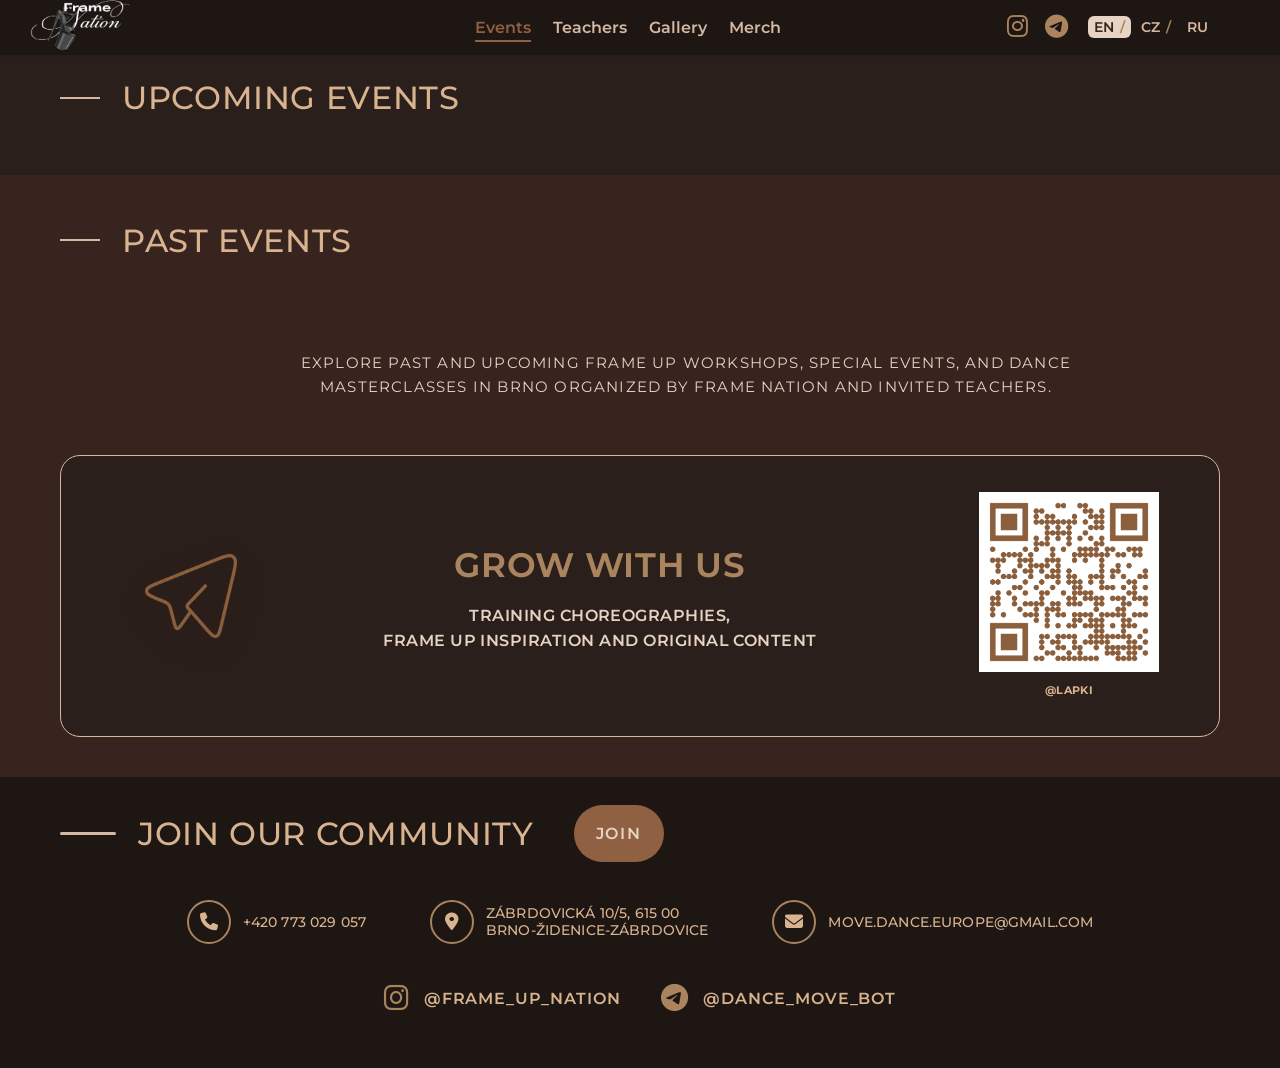
<file: events.html>
<!DOCTYPE html>
<html lang="ru">
<head>
  <meta charset="utf-8"/>
  <meta name="viewport" content="width=device-width, initial-scale=1.0"/>

<title>Events & Masterclasses | Frame Nation</title>
<meta name="description" content="Explore upcoming Frame Nation events, workshops and masterclasses in Brno and Central Europe focused on Frame Up, Strip and community growth.">

<link rel="canonical" href="https://framenation.cz/events.html">

<meta name="robots" content="index, follow, max-image-preview:large, max-snippet:-1, max-video-preview:-1">

<link rel="icon" href="/favicon.ico" sizes="any">
<link rel="icon" type="image/png" href="/favicon.PNG">
<link rel="apple-touch-icon" href="/favicon.PNG">

<meta property="og:type" content="website">
<meta property="og:title" content="Events & Masterclasses | Frame Nation">
<meta property="og:description" content="Explore upcoming Frame Nation events, workshops and masterclasses in Brno and Central Europe focused on Frame Up, Strip and community growth.">
<meta property="og:url" content="https://framenation.cz/events.html">
<meta property="og:image" content="https://framenation.cz/images/frame_nation_og.PNG">
<meta property="og:site_name" content="Frame Nation">

<meta name="twitter:card" content="summary_large_image">
<meta name="twitter:title" content="Events & Masterclasses | Frame Nation">
<meta name="twitter:description" content="Explore upcoming Frame Nation events, workshops and masterclasses in Brno and Central Europe focused on Frame Up, Strip and community growth.">
<meta name="twitter:image" content="https://framenation.cz/images/frame_nation_og.PNG">

  <link rel="stylesheet" href="base.css">
  <link rel="stylesheet" href="index.css">
  <link rel="stylesheet" href="events.css"/>
  <!-- <link rel="stylesheet" href="index.css"> -->

  <link rel="preconnect" href="https://fonts.googleapis.com"/>
  <link rel="preconnect" href="https://fonts.gstatic.com" crossorigin/>
  <link href="https://fonts.googleapis.com/css2?family=Montserrat:wght@400;500;600;700;800&display=swap" rel="stylesheet"/>
  <link rel="stylesheet" href="https://cdnjs.cloudflare.com/ajax/libs/font-awesome/6.4.0/css/all.min.css"/>

 <link rel="stylesheet" href="99-overrides.css"/>

  <script defer src="i18n.js"></script>
  <script defer src="script.js"></script>

  
</head>

<body class="directions-page">
  <!-- HEADER -->
  <div data-include="partials/header.html"></div>

  <!-- NAV -->
   
  <main class="directions-list">

    <!-- NAV (должен быть внутри main, первым) -->
    <!-- <section class="секция-навигация-направлений">
      <div class="контейнер">
        <div class="кнопки-направлений">
          <a class="кнопка-направления" href="#girly-hip-hop" data-i18n="dir.name.girly"></a>
          <a class="кнопка-направления" href="#jazz-funk" data-i18n="dir.name.jazz"></a>
          <a class="кнопка-направления" href="#contemporary" data-i18n="dir.name.contemporary"></a>
          <a class="кнопка-направления" href="#frame-up" data-i18n="dir.name.frame"></a>
          <a class="кнопка-направления" href="#high-heels" data-i18n="dir.name.heels"></a>
          <a class="кнопка-направления" href="#mobility" data-i18n="dir.name.mobility"></a>
          <a class="кнопка-направления" href="#morning-flow" data-i18n="dir.name.morning"></a>
          <a class="кнопка-направления" href="#kids" data-i18n="dir.name.kids"></a>
        </div>
      </div>
    </section> -->

<section class="секция-события-страница">

  <div class="контейнер">

    <div class="заголовок-секции">
      <span class="линия-секции"></span>
      <h2 class="название-секции" data-i18n="events.upcoming"></h2>
    </div>

    <div class="events-list upcoming-events"></div>

  </div>

</section>


<section class="секция-прошедшие-события">

  <div class="контейнер">

    <div class="заголовок-секции">
      <span class="линия-секции"></span>
      <h2 class="название-секции" data-i18n="events.past"></h2>
    </div>

    <div class="events-list past-events"></div>

  </div>

</section>
<p class="подзаголовок-секции" data-i18n="events.page_intro_upcoming">
  Explore past and upcoming Frame Up workshops, special events, and dance masterclasses in Brno organized by Frame Nation and invited teachers.
</p>


  <!-- TELEGRAM (розовый) -->
  <div data-include="partials/telegram.html"></div>

  <!-- FOOTER (розовый) -->
  <div data-include="partials/footer.html"></div>
  </main>
</body>
</html>
</file>
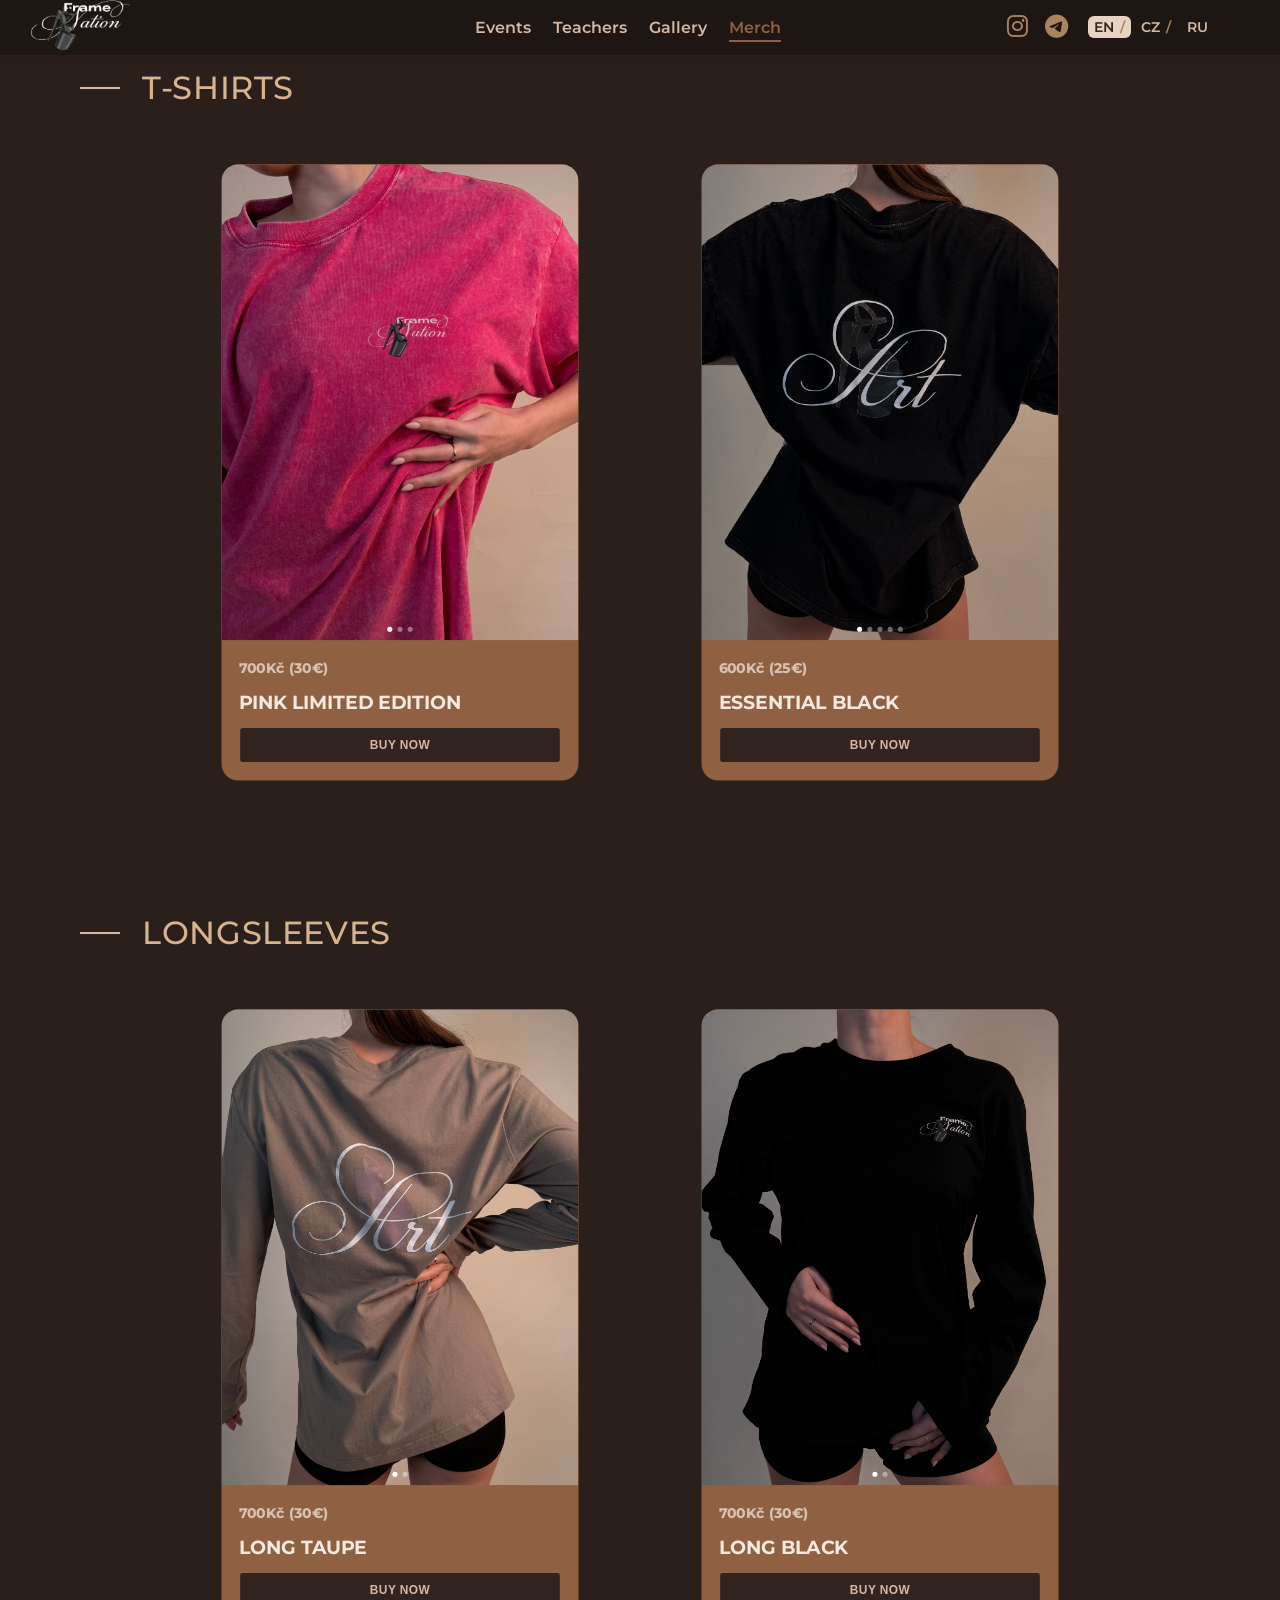
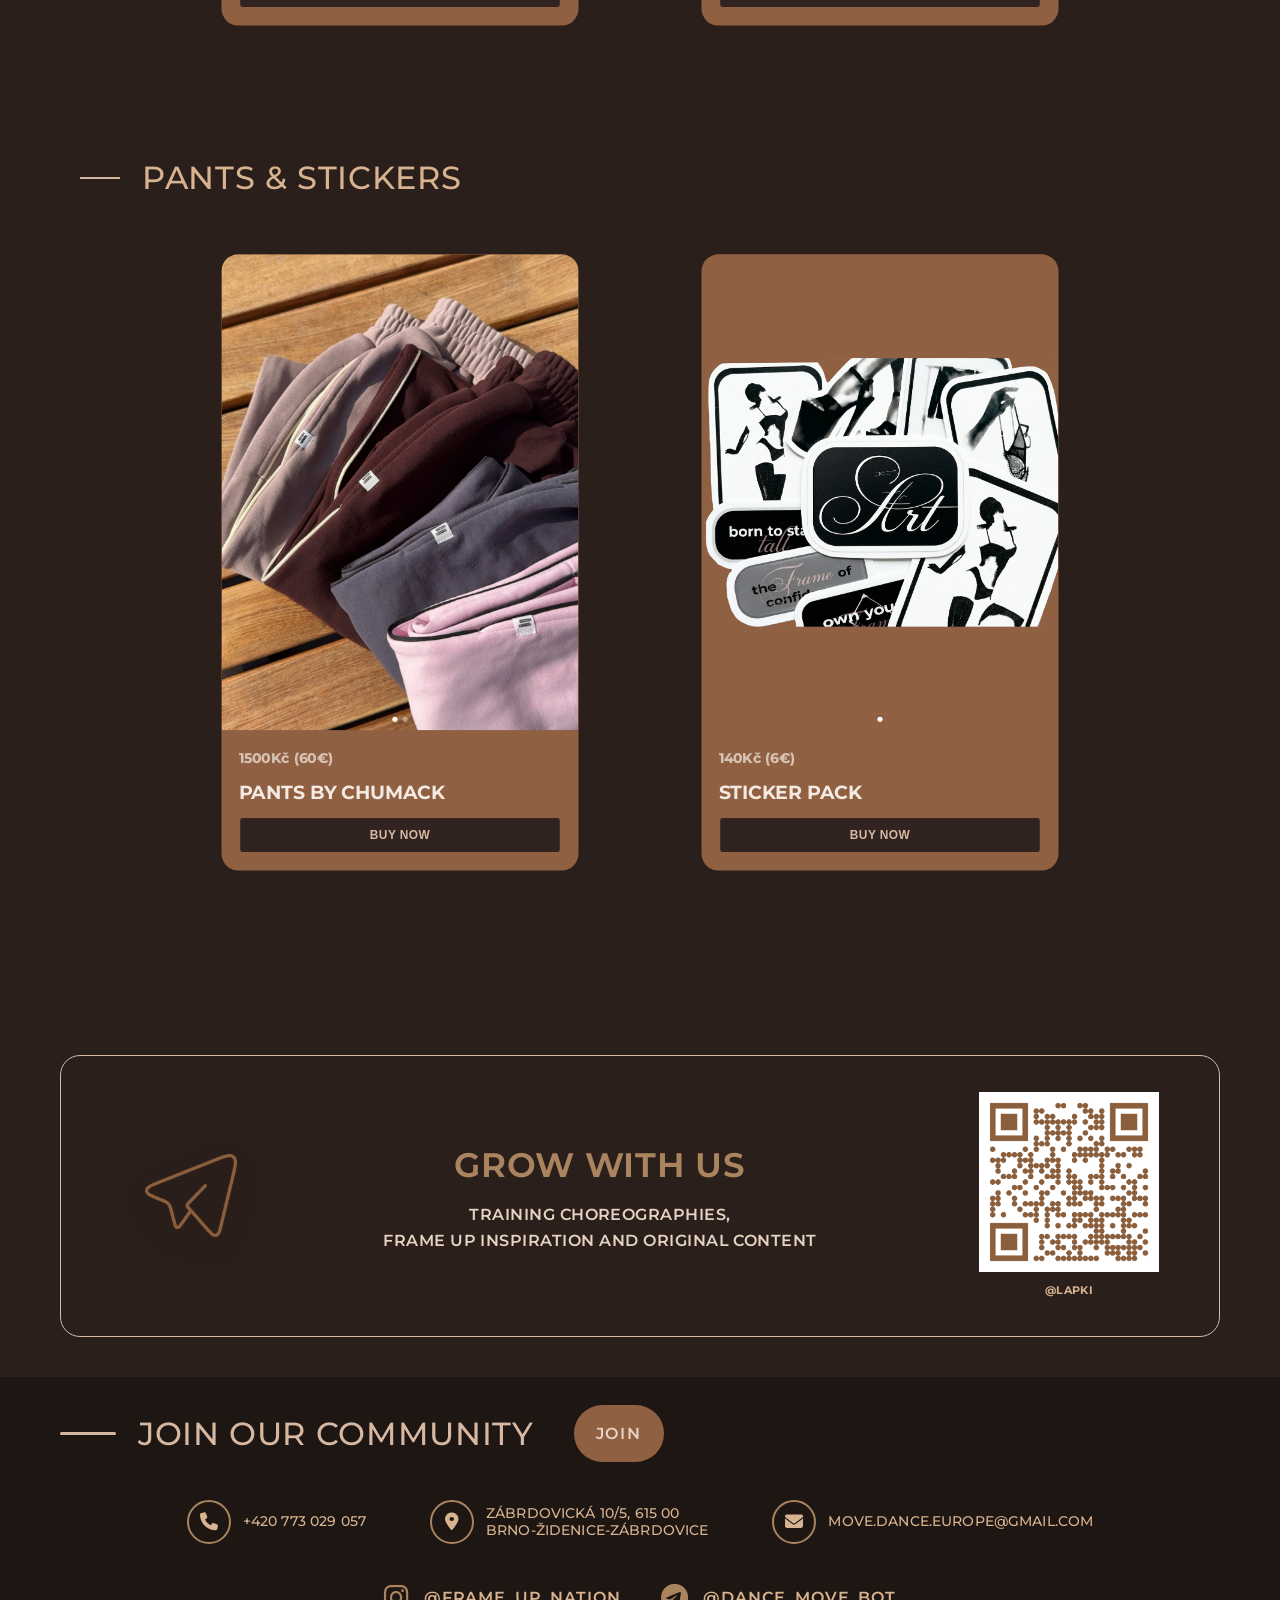
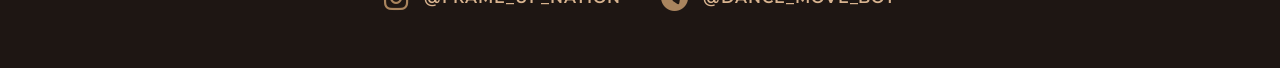
<file: merch.html>
<!DOCTYPE html>
<html lang="ru">
<head>
  <meta charset="UTF-8">
  <meta name="viewport" content="width=device-width, initial-scale=1.0">

<title>Merch | Frame Nation</title>
<meta name="description" content="Explore Frame Nation merch and branded items inspired by the Frame Up community, classes and events in Brno and Central Europe.">

<link rel="canonical" href="https://framenation.cz/merch.html">

<meta name="robots" content="index, follow, max-image-preview:large, max-snippet:-1, max-video-preview:-1">

<link rel="icon" href="/favicon.ico" sizes="any">
<link rel="icon" type="image/png" href="/favicon.PNG">
<link rel="apple-touch-icon" href="/favicon.PNG">

<meta property="og:type" content="website">
<meta property="og:title" content="Merch | Frame Nation">
<meta property="og:description" content="Explore Frame Nation merch and branded items inspired by the Frame Up community, classes and events in Brno and Central Europe.">
<meta property="og:url" content="https://framenation.cz/merch.html">
<meta property="og:image" content="https://framenation.cz/images/frame_nation_og.PNG">
<meta property="og:site_name" content="Frame Nation">

<meta name="twitter:card" content="summary_large_image">
<meta name="twitter:title" content="Merch | Frame Nation">
<meta name="twitter:description" content="Explore Frame Nation merch and branded items inspired by the Frame Up community, classes and events in Brno and Central Europe.">
<meta name="twitter:image" content="https://framenation.cz/images/frame_nation_og.PNG">

  <link rel="stylesheet" href="base.css">
  <link rel="stylesheet" href="index.css">
  <link rel="stylesheet" href="merch.css">
  <link rel="stylesheet" href="99-overrides.css">

  <link rel="preconnect" href="https://fonts.googleapis.com">
  <link rel="preconnect" href="https://fonts.gstatic.com" crossorigin>
  <link href="https://fonts.googleapis.com/css2?family=Montserrat:wght@400;500;600;700;800&display=swap" rel="stylesheet">
  <link rel="stylesheet" href="https://cdnjs.cloudflare.com/ajax/libs/font-awesome/6.4.0/css/all.min.css">

  <script src="i18n.js" defer></script>
  <script src="script.js" defer></script>
</head>

<body>
  <div data-include="partials/header.html"></div>

  <main class="страница">
    <!-- <section class="секция-страницы">
      <div class="контейнер">

        <div class="заголовок-секции">
          <span class="линия-секции"></span>
          <h1 class="название-секции" data-i18n="section.merch">ЧТО ГОВОРЯТ О НАС</h1>
        </div>

        <div class="merch-page">
          <div class="page-actions">
            <a class="кнопка кнопка-контурная" href="#leave-review" data-i18n="merch.leave">Оставить отзыв</a>
          </div>

          <section class="секция-мерча"> -->

  <div class="контейнер">

<section class="секция-мерча">
      <div class="контейнер">

        <!-- ================= T-SHIRTS ================= -->
        <div class="заголовок-секции">
          <span class="линия-секции"></span>
          <h2 class="название-секции">T-SHIRTS</h2>
        </div>

        <div class="слайдер-мерча">

          <!-- <button class="кнопка-слайдера предыдущий">
            <i class="fas fa-chevron-left"></i>
          </button> -->

          <div class="сетка-мерча">

            <div class="карточка-мерча">
              <div class="мерч-слайдер">
                <div class="мерч-track">
                  <img src="images/pink_0.jpg">
                  <img src="images/pink_1.jpg">
                  <img src="images/pink_2.jpg">
                </div>
              </div>

              <div class="инфо-мерча">
                <span class="дата-мерча">700Kč (30€)</span>
                  <h3 class="заголовок-мерча" data-i18n="merch.pink.title">PINK LIMITED EDITION</h3>
                  <button class="кнопка кнопка-контурная" data-i18n="merch.buy_now">BUY NOW</button>
              </div>
            </div>

            <div class="карточка-мерча">
              <div class="мерч-слайдер">
                <div class="мерч-track">
                  <img src="images/black_0.jpg">
                  <img src="images/black_1.jpg">
                  <img src="images/black_2.jpg">
                  <img src="images/black_3.jpg">
                  <img src="images/black_4.jpg">
                </div>
              </div>

              <div class="инфо-мерча">
              <span class="дата-мерча">600Kč (25€)</span>
                  <h3 class="заголовок-мерча" data-i18n="merch.black.title">ESSENTIAL BLACK</h3>
                  <button class="кнопка кнопка-контурная" data-i18n="merch.buy_now">BUY NOW</button>
              </div>
            </div>

          </div>

          <!-- <button class="кнопка-слайдера следующий">
            <i class="fas fa-chevron-right"></i>
          </button> -->

        </div>

        <!-- ================= LONGSLEEVES ================= -->
        <div class="заголовок-секции">
          <span class="линия-секции"></span>
          <h2 class="название-секции">LONGSLEEVES</h2>
        </div>

        <div class="слайдер-мерча">

          <!-- <button class="кнопка-слайдера предыдущий">
            <i class="fas fa-chevron-left"></i>
          </button> -->

          <div class="сетка-мерча">

            <div class="карточка-мерча">
              <div class="мерч-слайдер">
                <div class="мерч-track">
                  <img src="images/taupe_0.jpg">
                  <img src="images/taupe_1.jpg">
                </div>
              </div>

              <div class="инфо-мерча">
                <span class="дата-мерча">700Kč (30€)</span>
                <h3 class="заголовок-мерча" data-i18n="merch.long_taupe.title">LONG TAUPE</h3>
                <button class="кнопка кнопка-контурная" data-i18n="merch.buy_now">BUY NOW</button>
              </div>
            </div>

            <div class="карточка-мерча">
              <div class="мерч-слайдер">
                <div class="мерч-track">
                  <img src="images/long_black1.jpg">
                  <img src="images/long_black0.jpg">
                  <!-- <img src="images/long_black2.jpg"> -->
                </div>
              </div>

              <div class="инфо-мерча">
                <span class="дата-мерча">700Kč (30€)</span>
                        <h3 class="заголовок-мерча" data-i18n="merch.long_black.title">LONG BLACK</h3>
                        <button class="кнопка кнопка-контурная" data-i18n="merch.buy_now">BUY NOW</button>
              </div>
            </div>

          </div>

          <!-- <button class="кнопка-слайдера следующий">
            <i class="fas fa-chevron-right"></i>
          </button> -->

        </div>

        <!-- ================= PANTS ================= -->
        <div class="заголовок-секции">
          <span class="линия-секции"></span>
          <h2 class="название-секции">PANTS & STICKERS</h2>
        </div>

        <div class="слайдер-мерча">

          <!-- <button class="кнопка-слайдера предыдущий">
            <i class="fas fa-chevron-left"></i>
          </button> -->

          <div class="сетка-мерча">

            <div class="карточка-мерча">
              <div class="мерч-слайдер">
                <div class="мерч-track">
                  <img src="images/chumak_pants_0.jpg">
                  <img src="images/chumak_pants_1.jpg">
                </div>
              </div>

              <div class="инфо-мерча">
                  <span class="дата-мерча">1500Kč (60€)</span>
                  <h3 class="заголовок-мерча" data-i18n="merch.pants.title">PANTS BY CHUMACK</h3>
                  <button class="кнопка кнопка-контурная" data-i18n="merch.buy_now">BUY NOW</button>
              </div>
            </div>

            <div class="карточка-мерча">
              <div class="мерч-слайдер">
                <div class="мерч-track мерч-track--stiker">
                  <img src="images/stiker_0.png">
                  <!-- <img src="images/stiker_1.png">
                  <img src="images/stiker_2.png">
                  <img src="images/stiker_3.png">
                  <img src="images/stiker_4.png">
                  <img src="images/stiker_5.png">
                  <img src="images/stiker_6.png">
                  <img src="images/stiker_7.png">
                  <img src="images/stiker_8.png">
                  <img src="images/stiker_9.png"> -->
                </div>
              </div>

              <div class="инфо-мерча">
                  <span class="дата-мерча"> 140Kč (6€)</span>
                  <h3 class="заголовок-мерча" data-i18n="merch.stickers.title">STICKER PACK</h3>
                  <button class="кнопка кнопка-контурная" data-i18n="merch.buy_now">BUY NOW</button>
              </div>
            </div>

          </div>

          <!-- <button class="кнопка-слайдера следующий">
            <i class="fas fa-chevron-right"></i>
          </button> -->

        </div>

      </div>
    </section>


  </main>

  <div data-include="partials/telegram.html"></div>
  <div data-include="partials/footer.html"></div>

  <!-- POPUPS -->
  <!-- <div class="popup-overlay" id="popupSuccess" aria-hidden="true">
    <div class="popup-card" role="dialog" aria-modal="true" aria-labelledby="popupTitle" aria-describedby="popupText">
      <button class="popup-close" type="button" aria-label="Close" data-popup-close>×</button>

      <div class="popup-content">
        <div class="popup-left">
          <h3 class="popup-title" id="popupTitle" data-i18n="popup.success.title">СПАСИБО ЗА ВАШЕ СООБЩЕНИЕ</h3>
          <p class="popup-text" id="popupText" data-i18n="popup.success.text">В ближайшее время мы вам ответим</p>
        </div> -->

        <!-- <div class="popup-right" aria-hidden="true">
          <img class="popup-logo" src="images/move.png" alt="">
        </div> -->
      <!-- </div>
    </div>
  </div>

  <div class="popup-overlay" id="popupError" aria-hidden="true">
    <div class="popup-card" role="dialog" aria-modal="true" aria-labelledby="popupErrTitle" aria-describedby="popupErrText">
      <button class="popup-close" type="button" aria-label="Close" data-popup-close>×</button>

      <div class="popup-content">
        <div class="popup-left">
          <h3 class="popup-title" id="popupErrTitle" data-i18n="popup.error.title">ОШИБКА ОТПРАВКИ</h3>
          <p class="popup-text" id="popupErrText" data-i18n="popup.error.text">Попробуйте ещё раз или напишите нам в Instagram/Telegram</p>
        </div> -->

        <!-- <div class="popup-right" aria-hidden="true">
          <img class="popup-logo" src="images/move.png" alt="">
        </div> -->
      <!-- </div>
    </div>
  </div> -->

</body>
</html>
</file>
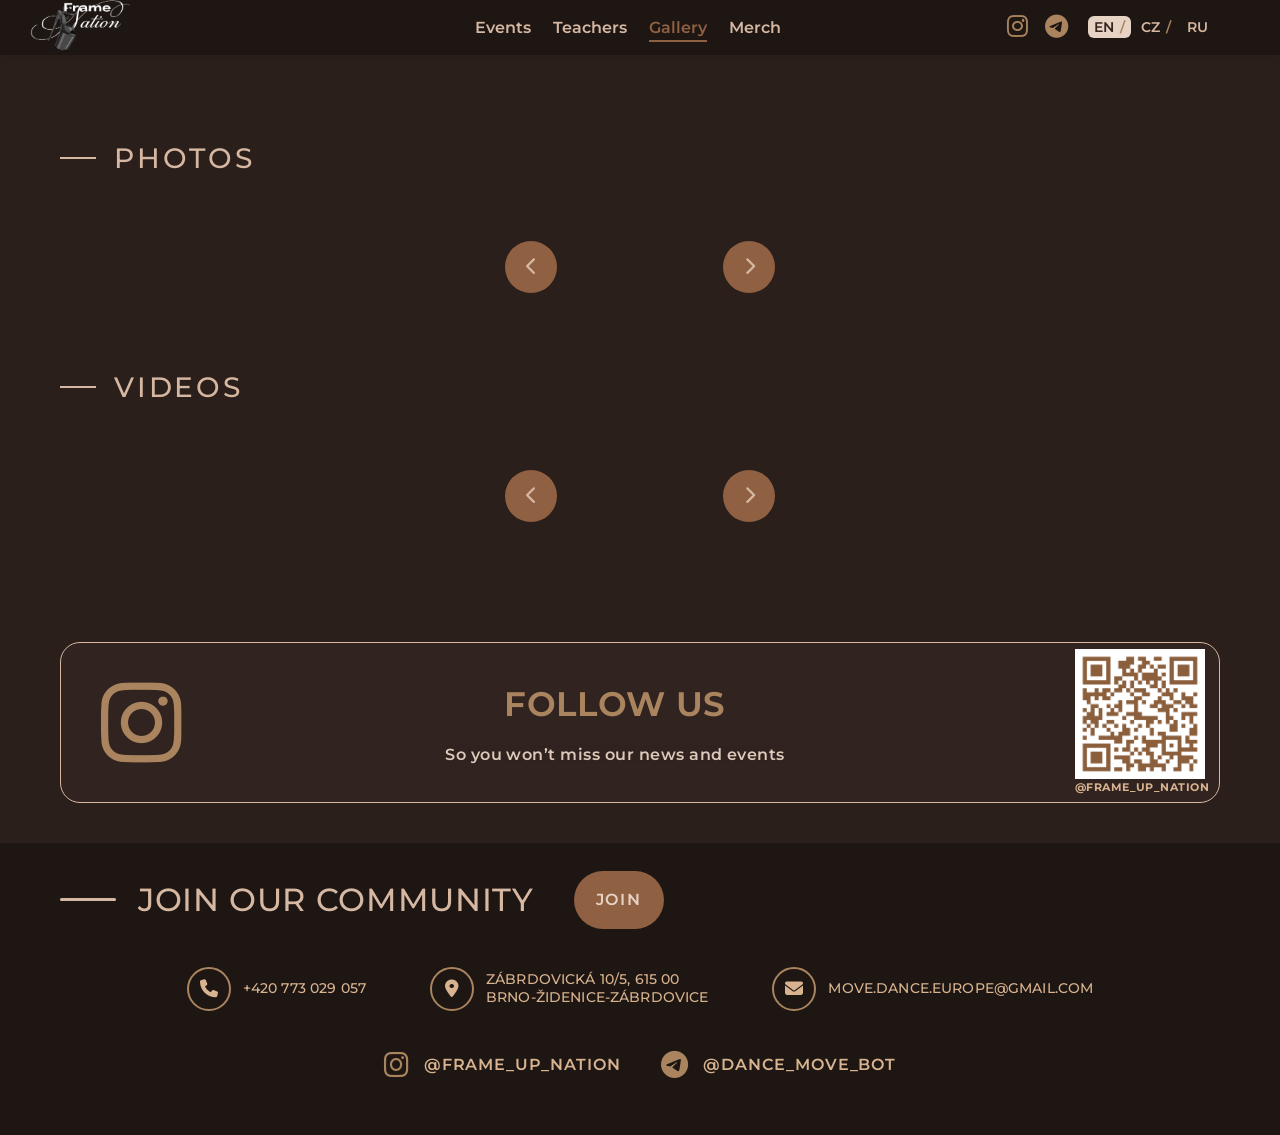
<file: portfolio.html>
<!DOCTYPE html>
<html lang="ru">
<head>
  <meta charset="UTF-8">
  <meta name="viewport" content="width=device-width, initial-scale=1.0">

<title>Portfolio | Frame Nation</title>
<meta name="description" content="Watch Frame Nation photo and video portfolio featuring classes, performances, workshops and the Frame Up community in Brno.">

<link rel="canonical" href="https://framenation.cz/portfolio.html">

<meta name="robots" content="index, follow, max-image-preview:large, max-snippet:-1, max-video-preview:-1">

<link rel="icon" href="/favicon.ico" sizes="any">
<link rel="icon" type="image/png" href="/favicon.PNG">
<link rel="apple-touch-icon" href="/favicon.PNG">

<meta property="og:type" content="website">
<meta property="og:title" content="Portfolio | Frame Nation">
<meta property="og:description" content="Watch Frame Nation photo and video portfolio featuring classes, performances, workshops and the Frame Up community in Brno.">
<meta property="og:url" content="https://framenation.cz/portfolio.html">
<meta property="og:image" content="https://framenation.cz/images/frame_nation_og.PNG">
<meta property="og:site_name" content="Frame Nation">

<meta name="twitter:card" content="summary_large_image">
<meta name="twitter:title" content="Portfolio | Frame Nation">
<meta name="twitter:description" content="Watch Frame Nation photo and video portfolio featuring classes, performances, workshops and the Frame Up community in Brno.">
<meta name="twitter:image" content="https://framenation.cz/images/frame_nation_og.PNG">

  <link rel="stylesheet" href="base.css">
  <link rel="stylesheet" href="index.css">
  <link rel="stylesheet" href="portfolio.css">
  <link rel="stylesheet" href="99-overrides.css">

  <link rel="preconnect" href="https://fonts.googleapis.com">
  <link rel="preconnect" href="https://fonts.gstatic.com" crossorigin>
  <link href="https://fonts.googleapis.com/css2?family=Montserrat:wght@400;500;600;700;800&display=swap" rel="stylesheet">
  <link rel="stylesheet" href="https://cdnjs.cloudflare.com/ajax/libs/font-awesome/6.4.0/css/all.min.css">

  <script src="i18n.js" defer></script>
  <script src="script.js" defer></script>
</head>

<body>
  <!-- HEADER -->
  <div data-include="partials/header.html"></div>

  <main class="страница">
    <section class="секция-страницы">
      <div class="контейнер">

        <div class="portfolio-page">

          <!-- ====== PHOTO ====== -->
          <div class="portfolio-heading">
            <span class="portfolio-line"></span>
            <h2 class="portfolio-subhead" data-i18n="portfolio.photo_h2"></h2>
          </div>

          <div class="portfolio-carousel" data-carousel aria-label="" data-i18n-aria="portfolio.photo_carousel_aria">
            <div class="portfolio-viewport">
              <div class="portfolio-track js-portfolio-photo-track">
                <!-- JS inserts photo items here -->
              </div>
            </div>

            <div class="portfolio-controls">
              <button class="portfolio-nav portfolio-nav--prev" type="button" aria-label="" data-i18n-aria="a11y.prev">
                <i class="fas fa-chevron-left" aria-hidden="true"></i>
              </button>

              <div class="portfolio-dots" aria-label="" data-i18n-aria="portfolio.dots_aria"></div>

              <button class="portfolio-nav portfolio-nav--next" type="button" aria-label="" data-i18n-aria="a11y.next">
                <i class="fas fa-chevron-right" aria-hidden="true"></i>
              </button>
            </div>
          </div>

          <!-- ====== VIDEO ====== -->
          <div class="portfolio-heading portfolio-heading--spaced">
            <span class="portfolio-line"></span>
            <h2 class="portfolio-subhead" data-i18n="portfolio.video_h2"></h2>
          </div>

          <div class="portfolio-carousel" data-carousel aria-label="" data-i18n-aria="portfolio.video_carousel_aria">
            <div class="portfolio-viewport">
              <div class="portfolio-track js-portfolio-video-track">
                <!-- JS inserts video items here -->
              </div>
            </div>

            <div class="portfolio-controls">
              <button class="portfolio-nav portfolio-nav--prev" type="button" aria-label="" data-i18n-aria="a11y.prev">
                <i class="fas fa-chevron-left" aria-hidden="true"></i>
              </button>

              <div class="portfolio-dots" aria-label="" data-i18n-aria="portfolio.dots_aria"></div>

              <button class="portfolio-nav portfolio-nav--next" type="button" aria-label="" data-i18n-aria="a11y.next">
                <i class="fas fa-chevron-right" aria-hidden="true"></i>
              </button>
            </div>
          </div>

        </div>

      </div>
    </section>
  </main>

  <!-- INSTAGRAM -->
  <div data-include="partials/instagram.html"></div>

  <!-- FOOTER -->
  <div data-include="partials/footer.html"></div>

  <!-- VIDEO MODAL -->
  <div class="video-modal" id="videoModal" aria-hidden="true">
    <div class="video-modal__backdrop" data-video-close></div>
    <div class="video-modal__dialog" role="dialog" aria-modal="true">
      <button class="video-modal__close" type="button" data-video-close aria-label="Close">×</button>
      <div class="video-modal__frame" id="videoModalFrame"></div>
    </div>
  </div>

</body>
</html>
</file>
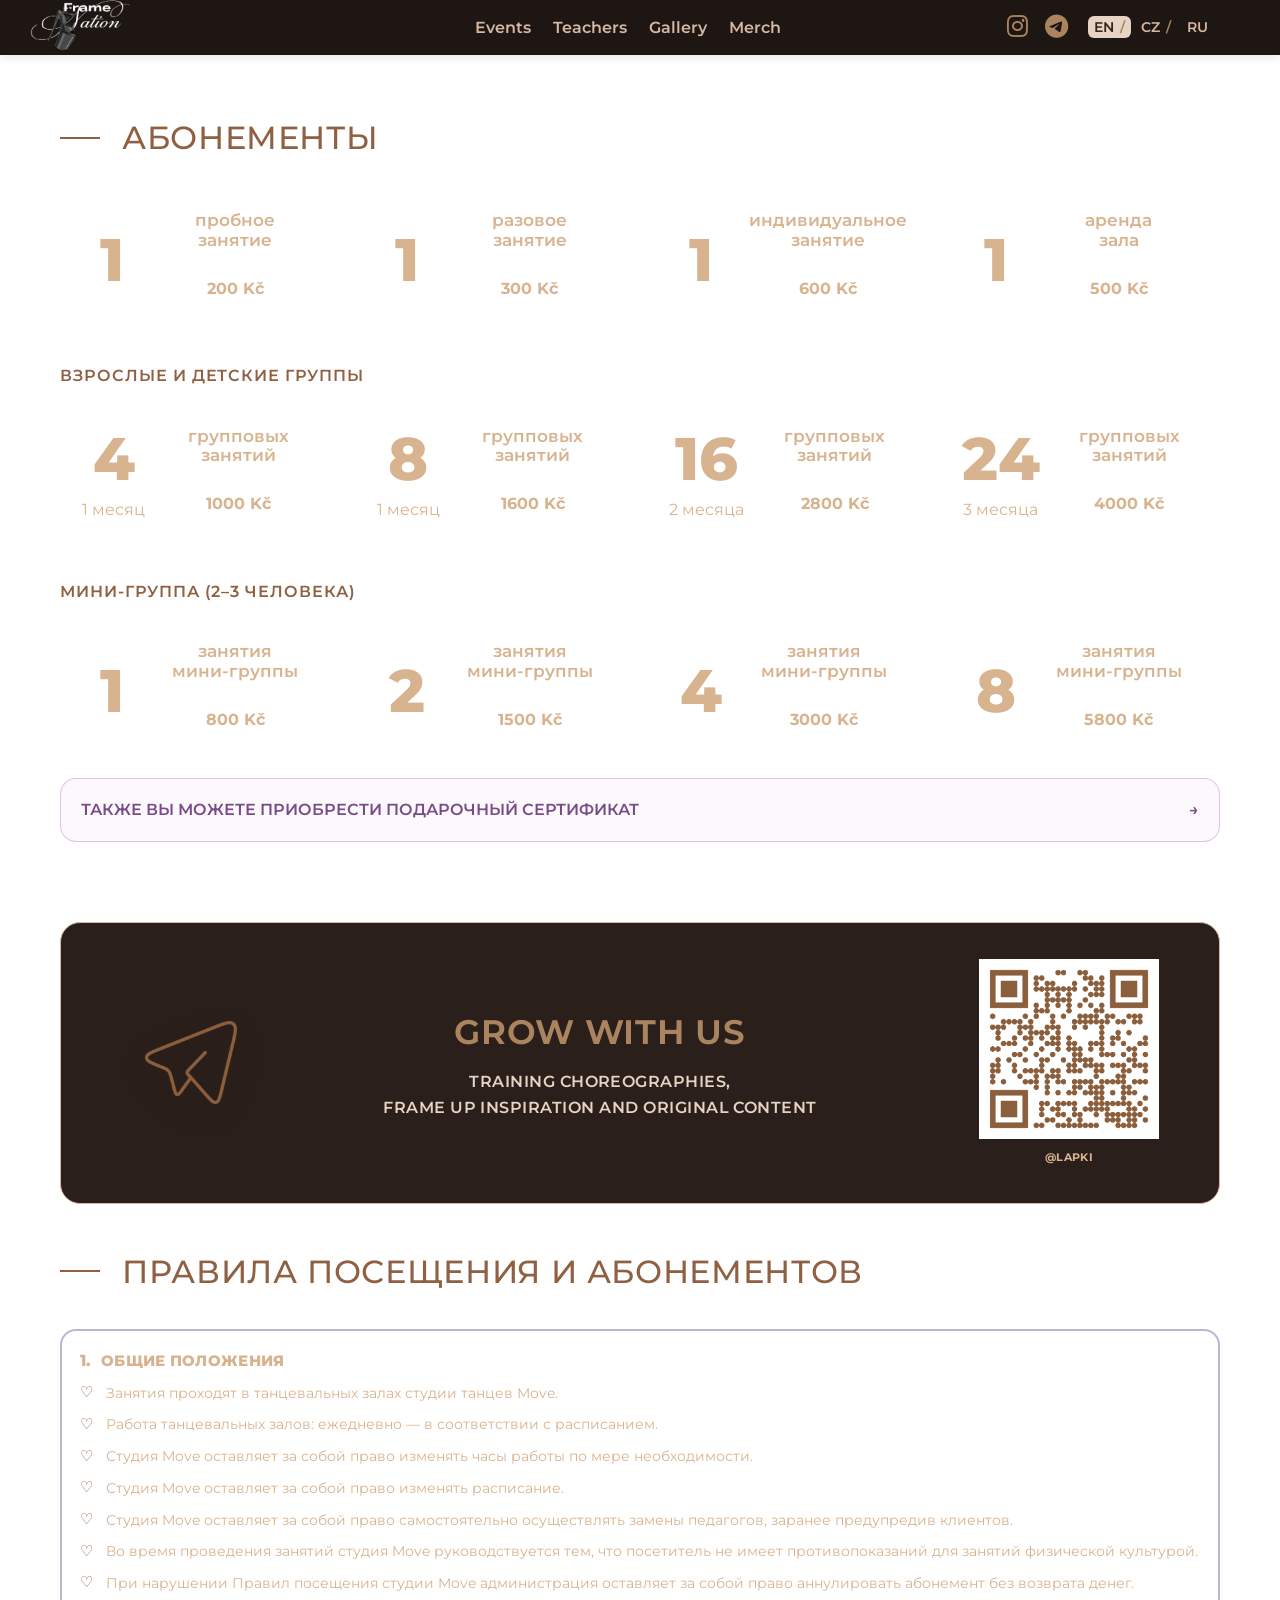
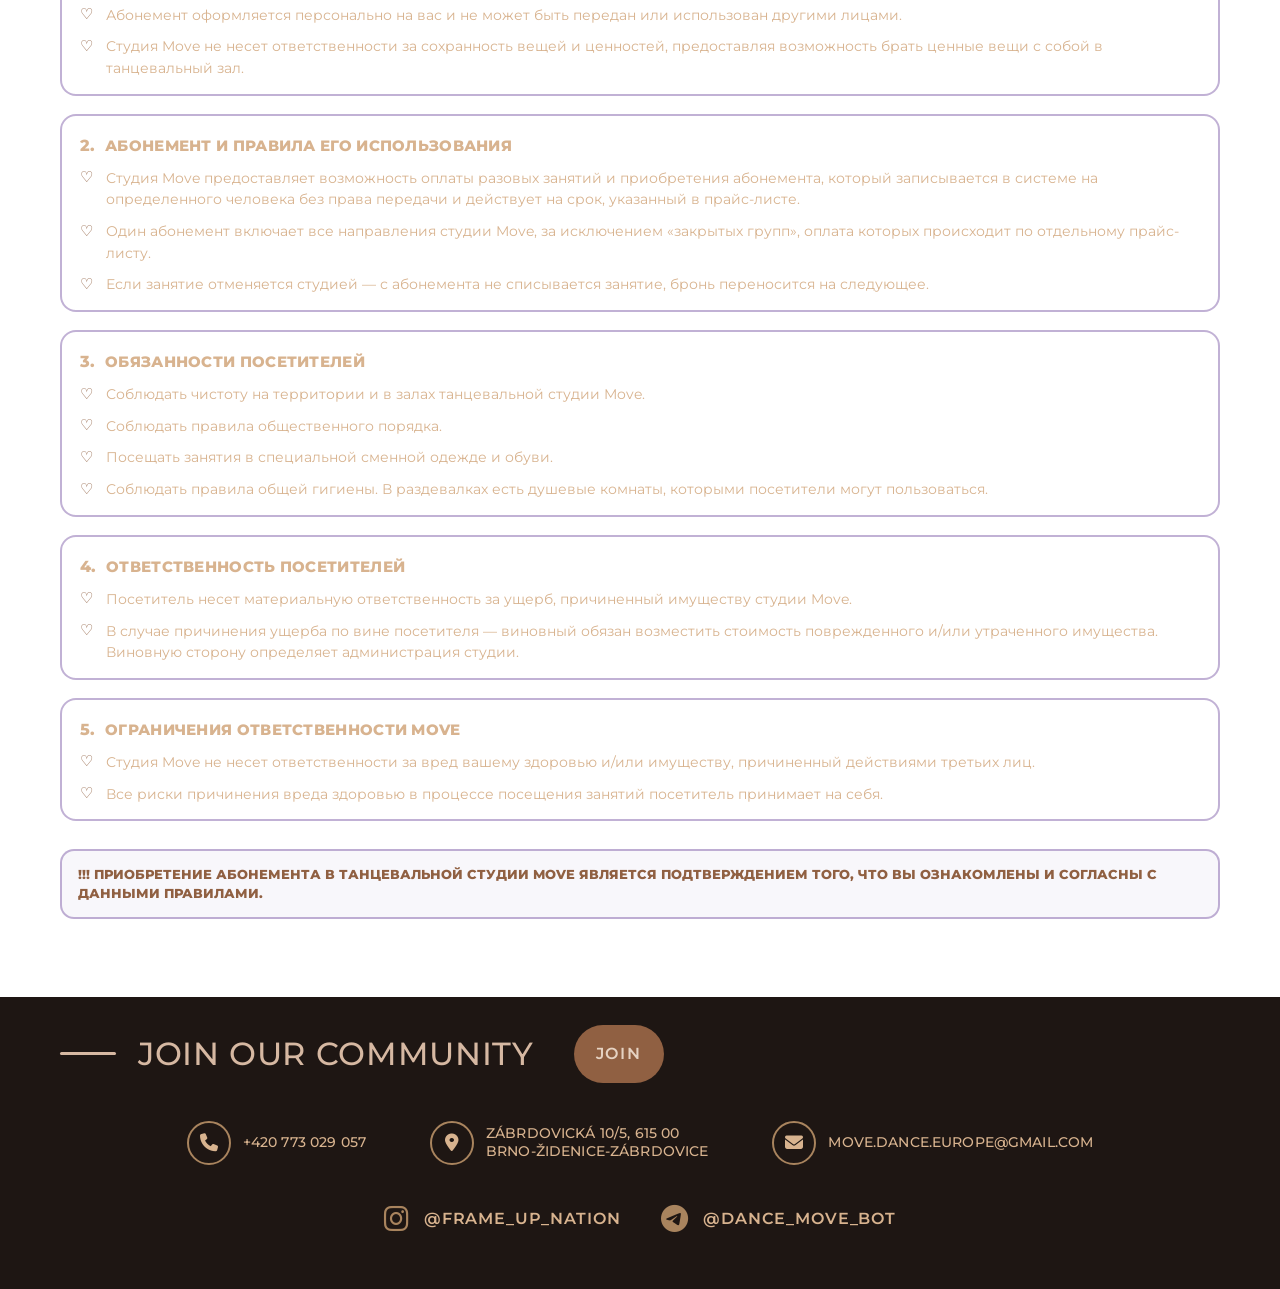
<file: prices.html>
<!DOCTYPE html>
<html lang="ru">
<head>
  <meta charset="UTF-8">
  <meta name="viewport" content="width=device-width, initial-scale=1.0">
  
  <title>Prices | Frame Nation Brno</title>
<meta name="description" content="View Frame Nation prices in Brno for trial classes, single entries, memberships and private classes in Frame Up, Strip and related dance training.">

<link rel="canonical" href="https://framenation.cz/prices.html">

<meta name="robots" content="index, follow, max-image-preview:large, max-snippet:-1, max-video-preview:-1">

<link rel="icon" href="/favicon.ico" sizes="any">
<link rel="icon" type="image/png" href="/favicon.PNG">
<link rel="apple-touch-icon" href="/favicon.PNG">

<meta property="og:type" content="website">
<meta property="og:title" content="Prices | Frame Nation Brno">
<meta property="og:description" content="View Frame Nation prices in Brno for trial classes, single entries, memberships and private classes in Frame Up, Strip and related dance training.">
<meta property="og:url" content="https://framenation.cz/prices.html">
<meta property="og:image" content="https://framenation.cz/images/frame_nation_og.PNG">
<meta property="og:site_name" content="Frame Nation">

<meta name="twitter:card" content="summary_large_image">
<meta name="twitter:title" content="Prices | Frame Nation Brno">
<meta name="twitter:description" content="View Frame Nation prices in Brno for trial classes, single entries, memberships and private classes in Frame Up, Strip and related dance training.">
<meta name="twitter:image" content="https://framenation.cz/images/frame_nation_og.PNG">

  <!-- <link rel="stylesheet" href="index.css"> -->
  <link rel="stylesheet" href="base.css">
  <link rel="stylesheet" href="prices.css">
  <link rel="stylesheet" href="99-overrides.css">

  <link rel="preconnect" href="https://fonts.googleapis.com">
  <link rel="preconnect" href="https://fonts.gstatic.com" crossorigin>
  <link href="https://fonts.googleapis.com/css2?family=Montserrat:wght@400;500;600;700;800&display=swap" rel="stylesheet">
  <link rel="stylesheet" href="https://cdnjs.cloudflare.com/ajax/libs/font-awesome/6.4.0/css/all.min.css">
  <script src="i18n.js" defer></script>
  <script src="script.js" defer></script>
</head>
<body>
  <!-- HEADER -->
  <div data-include="partials/header.html"></div>

<main>
  <!-- PRICES -->
  <section class="секция-цены">
    <div class="контейнер">
      <div class="заголовок-секции">
        <span class="линия-секции"></span>
        <h1 class="название-секции" data-i18n="section.prices">АБОНЕМЕНТЫ</h1>
      </div>

      <!-- TOP: 4 cards across -->
      <div class="сетка-цен цены-4" style="margin-top: 34px;">
        <div class="карточка-цены">
          <div class="лево-цены">
            <div class="число-цены">1</div>
          </div>
          <div class="детали-цены">
            <span class="тип-цены" data-i18n-html="prices.top.trial">пробное<br>занятие</span>
            <span class="сумма-цены">200 Kč</span>
          </div>
        </div>

        <div class="карточка-цены">
          <div class="лево-цены">
            <div class="число-цены">1</div>
          </div>
          <div class="детали-цены">
            <span class="тип-цены" data-i18n-html="prices.top.single">разовое<br>занятие</span>
            <span class="сумма-цены">300 Kč</span>
          </div>
        </div>

        <div class="карточка-цены">
          <div class="лево-цены">
            <div class="число-цены">1</div>
          </div>
          <div class="детали-цены">
            <span class="тип-цены" data-i18n-html="prices.top.private">индивидуальное<br>занятие</span>
            <span class="сумма-цены">600 Kč</span>
          </div>
        </div>

        <div class="карточка-цены">
          <div class="лево-цены">
            <div class="число-цены">1</div>
          </div>
          <div class="детали-цены">
            <span class="тип-цены" data-i18n-html="prices.top.rent">аренда<br>зала</span>
            <span class="сумма-цены">500 Kč</span>
          </div>
        </div>
      </div>

      <!-- Adults & kids -->
      <div class="подзаголовок-блока" data-i18n="prices.sub.adults_kids">ВЗРОСЛЫЕ И ДЕТСКИЕ ГРУППЫ</div>
      <div class="сетка-цен цены-4">
        <div class="карточка-цены">
          <div class="лево-цены">
            <div class="число-цены">4</div>
            <span class="длительность-под-числом" data-i18n="prices.duration.1m">1 месяц</span>
          </div>
          <div class="детали-цены">
            <span class="тип-цены" data-i18n-html="prices.type.group">групповых<br>занятий</span>
            <span class="сумма-цены">1000 Kč</span>
          </div>
        </div>

        <div class="карточка-цены">
          <div class="лево-цены">
            <div class="число-цены">8</div>
            <span class="длительность-под-числом" data-i18n="prices.duration.1m">1 месяц</span>
          </div>
          <div class="детали-цены">
            <span class="тип-цены" data-i18n-html="prices.type.group">групповых<br>занятий</span>
            <span class="сумма-цены">1600 Kč</span>
          </div>
        </div>

        <div class="карточка-цены">
          <div class="лево-цены">
            <div class="число-цены">16</div>
            <span class="длительность-под-числом" data-i18n="prices.duration.2m">2 месяца</span>
          </div>
          <div class="детали-цены">
            <span class="тип-цены" data-i18n-html="prices.type.group">групповых<br>занятий</span>
            <span class="сумма-цены">2800 Kč</span>
          </div>
        </div>

        <div class="карточка-цены">
          <div class="лево-цены">
            <div class="число-цены">24</div>
            <span class="длительность-под-числом" data-i18n="prices.duration.3m">3 месяца</span>
          </div>
          <div class="детали-цены">
            <span class="тип-цены" data-i18n-html="prices.type.group">групповых<br>занятий</span>
            <span class="сумма-цены">4000 Kč</span>
          </div>
        </div>
      </div>

      <!-- Mini-group -->
      <div class="подзаголовок-блока" data-i18n="prices.sub.minigroup">МИНИ-ГРУППА (2–3 ЧЕЛОВЕКА)</div>
      <div class="сетка-цен цены-4">
        <div class="карточка-цены">
          <div class="лево-цены">
            <div class="число-цены">1</div>
            <!-- <span class="длительность-под-числом" data-i18n="prices.duration.2m">2 месяца</span> -->
          </div>
          <div class="детали-цены">
            <span class="тип-цены" data-i18n-html="prices.type.minigroup">занятия<br>мини-группы</span>
            <span class="сумма-цены">800 Kč</span>
          </div>
        </div>

        <div class="карточка-цены">
          <div class="лево-цены">
            <div class="число-цены">2</div>
            <!-- <span class="длительность-под-числом" data-i18n="prices.duration.2m">2 месяца</span> -->
          </div>
          <div class="детали-цены">
            <span class="тип-цены" data-i18n-html="prices.type.minigroup">занятия<br>мини-группы</span>
            <span class="сумма-цены">1500 Kč</span>
          </div>
        </div>

        <div class="карточка-цены">
          <div class="лево-цены">
            <div class="число-цены">4</div>
            <!-- <span class="длительность-под-числом" data-i18n="prices.duration.2m">2 месяца</span> -->
          </div>
          <div class="детали-цены">
            <span class="тип-цены" data-i18n-html="prices.type.minigroup">занятия<br>мини-группы</span>
            <span class="сумма-цены">3000 Kč</span>
          </div>
        </div>

        <div class="карточка-цены">
          <div class="лево-цены">
            <div class="число-цены">8</div>
            <!-- <span class="длительность-под-числом" data-i18n="prices.duration.2m">2 месяца</span> -->
          </div>
          <div class="детали-цены">
            <span class="тип-цены" data-i18n-html="prices.type.minigroup">занятия<br>мини-группы</span>
            <span class="сумма-цены">5800 Kč</span>
          </div>
        </div>
      </div>

      <a class="ссылка-больше" href="certificate.html">
        <span data-i18n="prices.certificate_cta">ТАКЖЕ ВЫ МОЖЕТЕ ПРИОБРЕСТИ ПОДАРОЧНЫЙ СЕРТИФИКАТ</span>
        <span aria-hidden="true">→</span>
      </a>
    </div>
  </section>

  <!-- TELEGRAM -->
  <div data-include="partials/telegram.html"></div>

  <!-- RULES (full, with photo) -->
  <section class="секция-правила" id="rules" style="padding-top: 0;">
    <div class="контейнер">
      <div class="заголовок-секции" style="margin-top: 10px;">
        <span class="линия-секции"></span>
        <h2 class="название-секции" data-i18n="rules.title">ПРАВИЛА ПОСЕЩЕНИЯ И АБОНЕМЕНТОВ</h2>
      </div>

      <div class="правила-сетка">
        <div class="правила-колонка">
          <div class="правило-карточка">
            <div class="правило-заголовок">
              <span class="правило-номер">1.</span>
              <span class="правило-тема" data-i18n="rules.s1.title">ОБЩИЕ ПОЛОЖЕНИЯ</span>
            </div>
            <ul class="правило-список">
              <li data-i18n="rules.s1.li1">Занятия проходят в танцевальных залах студии танцев Move.</li>
              <li data-i18n="rules.s1.li2">Работа танцевальных залов: ежедневно — в соответствии с расписанием.</li>
              <li data-i18n="rules.s1.li3">Студия Move оставляет за собой право изменять часы работы по мере необходимости.</li>
              <li data-i18n="rules.s1.li4">Студия Move оставляет за собой право изменять расписание.</li>
              <li data-i18n="rules.s1.li5">Студия Move оставляет за собой право самостоятельно осуществлять замены педагогов, заранее предупредив клиентов.</li>
              <li data-i18n="rules.s1.li6">Во время проведения занятий студия Move руководствуется тем, что посетитель не имеет противопоказаний для занятий физической культурой.</li>
              <li data-i18n="rules.s1.li7">При нарушении Правил посещения студии Move администрация оставляет за собой право аннулировать абонемент без возврата денег.</li>
              <li data-i18n="rules.s1.li8">Абонемент оформляется персонально на вас и не может быть передан или использован другими лицами.</li>
              <li data-i18n="rules.s1.li9">Студия Move не несет ответственности за сохранность вещей и ценностей, предоставляя возможность брать ценные вещи с собой в танцевальный зал.</li>
            </ul>
          </div>

          <div class="правило-карточка">
            <div class="правило-заголовок">
              <span class="правило-номер">2.</span>
              <span class="правило-тема" data-i18n="rules.s2.title">АБОНЕМЕНТ И ПРАВИЛА ЕГО ИСПОЛЬЗОВАНИЯ</span>
            </div>
            <ul class="правило-список">
              <li data-i18n="rules.s2.li1">Студия Move предоставляет возможность оплаты разовых занятий и приобретения абонемента, который записывается в системе на определенного человека без права передачи и действует на срок, указанный в прайс-листе.</li>
              <li data-i18n="rules.s2.li2">Один абонемент включает все направления студии Move, за исключением «закрытых групп», оплата которых происходит по отдельному прайс-листу.</li>
              <li data-i18n="rules.s2.li3">Если занятие отменяется студией — с абонемента не списывается занятие, бронь переносится на следующее.</li>
            </ul>
          </div>

          <div class="правило-карточка">
            <div class="правило-заголовок">
              <span class="правило-номер">3.</span>
              <span class="правило-тема" data-i18n="rules.s3.title">ОБЯЗАННОСТИ ПОСЕТИТЕЛЕЙ</span>
            </div>
            <ul class="правило-список">
              <li data-i18n="rules.s3.li1">Соблюдать чистоту на территории и в залах танцевальной студии Move.</li>
              <li data-i18n="rules.s3.li2">Соблюдать правила общественного порядка.</li>
              <li data-i18n="rules.s3.li3">Посещать занятия в специальной сменной одежде и обуви.</li>
              <li data-i18n="rules.s3.li4">Соблюдать правила общей гигиены. В раздевалках есть душевые комнаты, которыми посетители могут пользоваться.</li>
            </ul>
          </div>

          <div class="правило-карточка">
            <div class="правило-заголовок">
              <span class="правило-номер">4.</span>
              <span class="правило-тема" data-i18n="rules.s4.title">ОТВЕТСТВЕННОСТЬ ПОСЕТИТЕЛЕЙ</span>
            </div>
            <ul class="правило-список">
              <li data-i18n="rules.s4.li1">Посетитель несет материальную ответственность за ущерб, причиненный имуществу студии Move.</li>
              <li data-i18n="rules.s4.li2">В случае причинения ущерба по вине посетителя — виновный обязан возместить стоимость поврежденного и/или утраченного имущества. Виновную сторону определяет администрация студии.</li>
            </ul>
          </div>

          <div class="правило-карточка">
            <div class="правило-заголовок">
              <span class="правило-номер">5.</span>
              <span class="правило-тема" data-i18n="rules.s5.title">ОГРАНИЧЕНИЯ ОТВЕТСТВЕННОСТИ MOVE</span>
            </div>
            <ul class="правило-список">
              <li data-i18n="rules.s5.li1">Студия Move не несет ответственности за вред вашему здоровью и/или имуществу, причиненный действиями третьих лиц.</li>
              <li data-i18n="rules.s5.li2">Все риски причинения вреда здоровью в процессе посещения занятий посетитель принимает на себя.</li>
            </ul>
          </div>

          <div class="правила-итог" data-i18n="rules.note">
            !!! ПРИОБРЕТЕНИЕ АБОНЕМЕНТА В ТАНЦЕВАЛЬНОЙ СТУДИИ MOVE ЯВЛЯЕТСЯ ПОДТВЕРЖДЕНИЕМ ТОГО, ЧТО ВЫ ОЗНАКОМЛЕНЫ И СОГЛАСНЫ С ДАННЫМИ ПРАВИЛАМИ.
          </div>
        </div>
      </div>
    </div>
  </section>

  <!-- FOOTER / CONTACTS -->
  <div data-include="partials/footer.html"></div>
</main>

</body>
</html>
</file>
<file: base.css>
/* 00-tokens.css — только :root переменные, цвета, тени, радиусы */
:root {

/* Текст */
--текст-темный0 : #3E2723 ;
--текст-темный1:  #5c3d29 ;
--текст-темный2:  #7a4f35 ;
--текст-темный3:  #8C5A3C ;
   
--текст-светлый0: #E6D3C3;
--текст-светлый1: #d8b38f;
--текст-светлый2: #a9845e;

/* Фоны */
--фон-темный0: #1e1613;
--фон-темный1: #2B1F1B;
--фон-темный2: #31231f;
--фон-темный3: #38241e;
--фон-темный4: #422d26;
--фон-темный5: #493029;

--фон-светлый4: #8d5330;
--фон-светлый3: #906042;
--фон-светлый2: #aa8975;
--фон-светлый1: #D6B8A2;
--фон-светлый0: #f4eae2;  

--фон-градиент: linear-gradient(135deg, #E6D3C3 0%, #8B5E3C 50%, #4A2F27 100%);

/* Базовые */
--белый: #FFFFFF;
  --тень: 0 5px 14px rgba(0,0,0,0.55);
  --тень-при-наведении: 0 4px 12px rgba(0,0,0,0.45);
  --скругление: 10px;
  --скругление-маленькое: 5px;
  --переход: all 0.3s ease;
}


/* =========================================================
   HEADER / NAV (ХЕДЕР)
   ========================================================= */

   /* HEADER menu: remove default list bullets */
.шапка .меню-навигации {
  list-style: none;
  margin: 0;
  padding: 0;
}

.шапка .меню-навигации li::marker {
  content: "";
}

.шапка {
  position: fixed;
  top: 0;
  left: 0;
  right: 0;
  z-index: 1200;
  background: var(--фон-темный0);
  box-shadow: 0 2px 10px rgba(0, 0, 0, 0.1);
}

.навигация {
  display: flex;
  align-items: center;
  justify-content: space-between;
  position:relative;
  /* padding: 8px 0; */
}

.логотип {
  display: flex;
  align-items: center;
}

.логотип-изображение {
  margin-top: 5px;
  height: 50px;
  width: auto;
  transform:scale(2.5);
}

.меню-навигации {
  display: flex;
  gap: 22px;
  align-items: center;
  flex-wrap: nowrap;
  white-space: nowrap;
    position:absolute;
  left:48%;
  transform:translateX(-50%);
}

.ссылка-навигации {
  font-weight: 600;
  font-size: 16px;
  color: var(--фон-светлый1);
  position: relative;
  white-space: nowrap;
}

.ссылка-навигации::after {
  content: "";
  position: absolute;
  bottom: -5px;
  left: 0;
  width: 0;
  height: 2px;
  background: var(--фон-светлый3);
  transition: var(--переход);
}

.ссылка-навигации:hover::after { width: 100%; }
.ссылка-навигации:hover { color: var(--фон-светлый3); }

.ссылка-навигации.активная {
  color: var(--фон-светлый3);
  font-weight: 600;
}

.ссылка-навигации.активная::after { width: 100%; }

.правая-часть-навигации {
  display: flex;
  align-items: center;
  gap: 20px;
}

.иконки-соцсетей {
  display: flex;
  gap: 17px;
}

.иконки-соцсетей a {
  font-size: 24px;
  color: var(--текст-светлый2);
}

.иконки-соцсетей a:hover {
  color: var(--фон-темный3);
  transform: scale(1.5);
}

.выбор-языка {
  display: flex;
  align-items: center;
  gap: 4px;
  font-size: 14px;
}

.выбор-языка .язык {
  background: none;
  border: none;
  padding: 4px 6px;
  font-family: "Montserrat", sans-serif;
  font-size: 14px;
  font-weight: 600;
  color: var(--фон-светлый1);
  cursor: pointer;
  border-radius: 6px;
  line-height: 1;
  transition: var(--переход);
}

.выбор-языка .язык::after {
  content: "/";
  margin-left: 6px;
  color: var(--текст-светлый2);
}

.выбор-языка .язык:last-child::after { content: ""; }

.выбор-языка .язык:hover {
  background: var(--текст-светлый0);
  color: var(--фон-темный3);
}

.выбор-языка .язык.активный {
  background: var(--текст-светлый0);
  color: var(--фон-темный3);
}

.кнопка-мобильного-меню {
  display: none;
  flex-direction: column;
  gap: 5px;
  background: none;
  border: none;
  cursor: pointer;
  padding: 5px;
}

.кнопка-мобильного-меню span {
  width: 25px;
  height: 3px;
  background: var(--фон-светлый3);
  border-radius: 2px;
  transition: var(--переход);
}

/* Разрешаем overflow, чтобы выпадашки/меню не обрезались */
.header,
header {
  overflow: visible;
}

/* ---------------------------
   HEADER: mobile behaviour
   --------------------------- */

@media (max-width: 768px) {
 
  
  .меню-навигации {
    display: none;
    position: absolute;
    top: 100%;
    left: 0;
    right: 0;
    background: var(--белый);
    flex-direction: column;
    padding: 20px;
    box-shadow: var(--тень);
  }

  .меню-навигации.активное { display: flex; }
  .правая-часть-навигации { display: none; }
}

@media (max-width: 1200px) {
  .меню-навигации { gap: 16px; }
  .ссылка-навигации { font-size: 14px; }
}

/* Мобильное выезжающее меню (<=820px) */
@media (max-width: 820px) {
  .кнопка-мобильного-меню {
    position: relative;
    z-index: 1102;
    display: inline-flex;
    margin-right: 0px;
  }

  .меню-навигации {
    position: fixed;
    top: 0;
    right: 0;
    left: auto;
    height: 100dvh;
    width: min(88vw, 360px);
    max-width: 100vw;
    box-sizing: border-box;
    display: flex;
    flex-direction: column;
    align-items: flex-start;
    gap: 18px;
    padding: 22px 18px 18px;
    padding-left: 18px;
    padding-right: 58px;
    background: rgba(255, 255, 255, 0.96);
    border-left: 1px solid rgba(155, 123, 184, 0.3);
    transform: translateX(100%);
    transition: transform 240ms cubic-bezier(.2, .9, .2, 1);
    z-index: 1101;
    overflow-y: auto;
    -webkit-overflow-scrolling: touch;
  }

  body.menu-open .меню-навигации { transform: translateX(0); }

  .меню-навигации .ссылка-навигации {
    font-size: 18px;
    padding: 10px 6px;
    width: 100%;
  }

  .меню-навигации .ссылка-навигации::after { display: none; }

  .mobile-menu-extras .иконки-соцсетей {
    display: flex;
    gap: 16px;
  }

  .mobile-menu-extras .иконки-соцсетей a { font-size: 26px; }

  .mobile-menu-extras .выбор-языка {
    display: flex;
    gap: 6px;
  }

  .mobile-menu-extras .выбор-языка .язык {
    font-size: 16px;
    padding: 8px 10px;
  }

  body.menu-open { overflow: hidden; }

  /* В шапке оставляем только бургер справа */
  .правая-часть-навигации {
    display: flex !important;
    align-items: center;
    gap: 12px;
    margin-left: auto;
   
  }

  .правая-часть-навигации .иконки-соцсетей,
  .правая-часть-навигации .выбор-языка {
    display: none !important;
  }

  .меню-навигации{
pointer-events:auto !important;
z-index:1101 !important;
}

.кнопка-мобильного-меню{
z-index:1102 !important;
}

/* направление всегда выше декоративных элементов */

.секция-навигация-направлений{ position:relative; z-index:2; }
.кнопки-направлений{ position:relative; z-index:3; }
.кнопка-направления{ position:relative; z-index:4; }
}

.секция-направление{
scroll-margin-top:calc(var(--высота-шапки) + 12px);
}


/* =========================================================
   INSTAGRAM + TELEGRAM (ИНСТА БЛОК + TG QR)
   ========================================================= */

.секция-инстаграм {
  padding: 40px 0;
}


.карточка-инстаграм {
  position: relative;
  display: grid;
  grid-template-columns: 120px 1fr 170px;
  align-items: center;
  padding: 6px 10px;
  border-radius: 20px;
  border: 1px solid var(--фон-светлый1);
    background: var(--фон-темный2);
  overflow: hidden;
}


.иконка-инстаграм {
  width: 140px;
  display: flex;
  align-items: center;
  justify-content: center;
}

.иконка-инстаграм i {
  font-size: 92px;
      color: var(--текст-светлый2);
  /* -webkit-text-stroke: 1.2px rgba(255, 255, 255, 0.55); */
}

.содержимое-инстаграм {
  text-align: center;
  justify-self: center;
}

.содержимое-инстаграм h3 {
  font-size: 34px;
  font-weight: 650;
  letter-spacing: 0.02em;
  margin: 0 0 10px;
      color: var(--текст-светлый2);
}

.содержимое-инстаграм p {
  font-size: 16px;
  font-weight: 600;
  letter-spacing: 0.03em;
  margin: 0;
      color: var(--текст-светлый0);
  opacity: 0.95;
}

.инстаграм-ник{
  font-size: 11px;
  font-weight:700;
  letter-spacing:0.04em;
      color:var(--текст-светлый1);
}

.qr-код-инстаграм {
  justify-self: end;
  text-align: center;
}

.qr-код-инстаграм span {
  display: block;
  margin-top: 10px;
  font-size: 15px;
  font-weight: 500;
  color: var(--фон-светлый3);
}

.qr-код-инстаграм .qr-изображение{
  text-align: center;
  width:130px;
  height:130px;
  object-fit:contain;
}

/* =========================================================
   TELEGRAM CTA — same design as Instagram card (desktop only)
   ========================================================= */

.секция-присоединяйся {
  padding: 40px 0;
}

/* делаем карточку TG визуально = карточке Instagram */
.карточка-присоединяйся {
  position: relative;
  display: grid;
  grid-template-columns: 140px 1fr 220px;
  align-items: center;
  padding: 36px 60px;
  border-radius: 20px;
  border: 1px solid var(--фон-светлый1);
   background: var(--фон-темный1);
  overflow: hidden;
}

/* левая иконка */
.иконка-телеграм {
  width: 140px;
  display: flex;
  align-items: center;
  justify-content: center;
}

.иконка-телеграм img {
  width: 92px;
  height: 92px;
  object-fit: contain;
  /* чуть “воздушности”, чтобы ощущалось как большая иконка */
  filter: drop-shadow(0 10px 18px rgba(0, 0, 0, 0.10));
}

/* центр: текст */
.содержимое-присоединяйся {
  text-align: center;
  justify-self: center;
}

.содержимое-присоединяйся h3 {
  font-size: 34px;
  font-weight: 650;
  letter-spacing: 0.02em;
  margin: 0 0 10px;
  color: var(--текст-светлый2); /* как у инсты — единый стиль */
}



.содержимое-присоединяйся .tg-текст {
  font-size: 16px;
  font-weight: 600;
  letter-spacing: 0.03em;
  margin: 0;
  color: var(--текст-светлый0);

}

/* справа: QR (у тебя уже есть базовые правила, но дополним позиционирование как у инсты) */
.карточка-присоединяйся .qr-код-телеграм {
  justify-self: end;
  text-align: center;
}

/* если захочешь подпись под QR — сразу готово */
.карточка-присоединяйся .qr-код-телеграм span {
  display: block;
  margin-top: 10px;
  font-size: 16px;
  font-weight: 600;
 color: var(--фон-светлый3);
}

.qr-код-телеграм {
  display: flex;
  flex-direction: column;
  align-items: center;
  gap: 10px;
}

.qr-код-телеграм .qr-изображение {
  width: 180px;
  height: 180px;
  object-fit: contain;
}

.qr-код-телеграм span {
  font-size: 20px;
  font-weight: 600;
  opacity: 0.95;
}

/* =========================================================
   Instagram + Telegram — MOBILE (<=820px)
   QR слева, текст справа/по центру, без больших иконок
   ========================================================= */

/* =========================================================
   Instagram + Telegram — MOBILE (<=820px)
   Clean, no duplicates, bigger card, smaller outer gaps
   ========================================================= */
@media (max-width: 820px) {

  /* секции: убираем лишний “воздух” и даем карточке ширину */
  .секция-инстаграм,
  .секция-присоединяйся {
    padding: 20px 0px; /* было 40px 0 — компактнее */
  }

  /* .секция-инстаграм .контейнер,
  .секция-присоединяйся .контейнер {
    padding-left: 0px;   
    padding-right: 30px !important;
  } */

  /* карточки: шире/крупнее и одинаково для IG + TG */
  .карточка-инстаграм,
  .карточка-присоединяйся {
    display: grid;
    grid-template-columns: 100px 1fr;  /* QR | текст */
    column-gap: 20px;
    align-items: center;

    width: 100%;
    max-width: 100%;
    margin: 0;
    box-sizing: border-box;

    padding: 10px 10px;    /* больше внутренние отступы */
    border-radius: 5px;
  }

  /* на мобиле скрываем большие иконки */
  .иконка-инстаграм,
  .иконка-телеграм {
    display: none !important;
  }

  /* QR: без трансформов, просто нормальное выравнивание */
.qr-код-инстаграм,
.карточка-присоединяйся .qr-код-телеграм {
  grid-column: 1;
  grid-row: 1;
  justify-self: center !important;
  text-align: center;
  display: flex;
  flex-direction: column;
  align-items: center;
}

  .qr-код-инстаграм img,
  .qr-код-телеграм .qr-изображение {
    width: 84px !important;
    height: 84px !important;
    object-fit: contain;
    border-radius: 4px;
  }

  .qr-код-инстаграм span,
  .карточка-присоединяйся .qr-код-телеграм span {
    display: none;
    margin-top: 3px;
    font-size: 1px ;
    font-weight: 200;
    padding: 10px 6px 10px 10px;
    
    
  }

.инстаграм-ник{
  font-size: 7px !important;
  font-weight: 600;
  text-align: center;
  width: auto;
  margin: 3px 0 0;
}

  /* текст */
  .содержимое-инстаграм,
  .содержимое-присоединяйся {
    grid-column: 2;
    grid-row: 1;
    justify-self: stretch;
    text-align: center;
  }

  .содержимое-инстаграм h3 {
    margin: 0 0 16px;
    font-size: 18px;
    font-weight: 700;
    letter-spacing: 0.04em;
    line-height: 1.1;
  }

  .содержимое-инстаграм p {
    margin: 0;
    font-size: 12px;
    font-weight: 700;
    letter-spacing: 0.05em;
    line-height: 1.25;
    text-transform: uppercase;
    opacity: 0.95;
  }

  .карточка-присоединяйся .содержимое-присоединяйся h3 {
    margin: 0 0 10px;
    font-size: 18px;
    font-weight: 700;
    letter-spacing: 0.035em;
    line-height: 1.1;
  }

  .карточка-присоединяйся .tg-текст {
    margin: 0;
    font-size: 12px;
    font-weight: 700;
    letter-spacing: 0.045em;
    line-height: 1.25;
    text-transform: uppercase;
    opacity: 0.95;
  }
}

/* =========================================================
   FOOTER (final, no duplicates)
   ========================================================= */

:root{
  --footer-bg: #FBF3FA;
}

/* футер: фон + отступы */
.подвал{
  background: var(--фон-темный0);
  margin-top: 18px;
  padding: 28px 0 calc(56px + env(safe-area-inset-bottom));
}

/* верхняя строка: линия + заголовок + кнопка рядом */
.подвал .заголовок-секции{
  display: flex;
  align-items: center;
  gap: 22px;
  flex-wrap: nowrap;
  margin-bottom: 38px;
}

.подвал .линия-секции{
  width: 56px;
  height: 3px;
  border-radius: 999px;
  background: var(--фон-светлый1);
  flex: 0 0 auto;
}

.подвал .название-секции{
  margin: 0;
  font-size: 32px;           /* как на index */
  line-height: 1.1;
  letter-spacing: 0.02em;
  font-weight: 500;
  text-transform: uppercase;
  color: var(--фон-светлый1);
  white-space: nowrap;
}

/* кнопка возле заголовка (не вправо) */
.подвал .заголовок-секции .кнопка{
  margin-left: 18px;
  flex: 0 0 auto;
}

/* pill style кнопки */
.подвал .кнопка-основная{
  border-radius: 999px;
  padding: 16px 34px;
  font-size: 16px;
  font-weight: 600;
  letter-spacing: 0.08em;

  background: var(--фон-светлый3) !important;
  color: var(--текст-светлый0) !important;
  border: none !important;
  padding: 16px 22px !important;

  box-shadow: var(--тень-мягкая) !important;
  transform: none !important;
    /* как на 1 фото: центр и uppercase */
  display: flex !important;
  align-items: center !important;
  justify-content: center !important;
  text-align: center !important;

  text-transform: uppercase !important;
  letter-spacing: 0.12em !important;

}

/* контакты: меньше иконки и текст */
.подвал .контактная-информация{
  display: flex;
  justify-content: center;
  align-items: center;
  gap: 64px;
  flex-wrap: wrap;
}

.подвал .элемент-контакта{
  display: inline-flex;
  align-items: center;
  gap: 12px;
  color: var(--текст-светлый1);
  text-decoration: none;
}

.подвал .элемент-контакта i{
  width: 44px;
  height: 44px;
  border-radius: 999px;
  border: 2px solid var(--текст-светлый2);
  color: var(--основной-свеилый);
  display: inline-flex;
  align-items: center;
  justify-content: center;
  font-size: 18px;
  background: transparent;
}

.подвал .элемент-контакта span{
  font-size: 14px;
  font-weight: 500;
  line-height: 1.25;
  letter-spacing: 0.01em;
}

/* соцсети: больше отступ сверху (между контактами и соцсетями) */
.подвал .ссылки-соцсетей{
  margin-top: 40px;          /* вертикальный отступ от контактов */
  display: flex;
  justify-content: center;
  gap: 40px;                 /* расстояние IG vs TG */
  flex-wrap: wrap;
}

.подвал .ссылки-соцсетей a{
  display: inline-flex;
  align-items: center;
  gap: 14px;
  font-size: 16px;
  font-weight: 600;
  letter-spacing: 0.06em;
  color: var(--текст-светлый1);
  text-decoration: none;
}

/* убрать кружки у соц-иконок */
.подвал .ссылки-соцсетей a i{
  width: auto;
  height: auto;
  border: none;
  border-radius: 0;
  background: none;
  padding: 0;
  font-size: 28px;
  color: var(--текст-светлый2);
  transition: var(--переход);
}

.подвал .ссылки-соцсетей a:hover{
  color: var(--фон-светлый3);
}

.подвал .ссылки-соцсетей a:hover i{
  transform: scale(1.06);
}
/* =========================================================
   FOOTER — MOBILE (<= 820px)
   Layout like reference: title row / icons row / gradient button
   ========================================================= */
@media (max-width: 820px){

  .подвал{
    padding: 28px 0 34px;
  }

  .подвал .контейнер{
    display: flex !important;
    flex-direction: column !important;
    gap: 26px !important;
    padding-left: 20px;
    padding-right: 20px;
  }

  /* верхняя строка: только линия + заголовок */
  .подвал .заголовок-секции{
    display: grid !important;
    grid-template-columns: 44px 1fr !important;
    align-items: center !important;
    gap: 16px !important;
    margin: 0 !important;
  }

  .подвал .линия-секции{
    width: 36px !important;
    height: 4px !important;
    margin: 0 !important;
  }

  .подвал .название-секции{
    font-size: 20px !important;
    line-height: 1.05 !important;
    white-space: normal !important;
    margin: 0 !important;
  }

  /* КЛЮЧЕВОЕ: кнопка не должна жить в header-row */
  .подвал .заголовок-секции .кнопка{
    display: none !important;
  }

  /* если кнопка стоит отдельным элементом в футере */
  .подвал > .контейнер > .кнопка,
  .подвал .контейнер > .кнопка-основная,
  .подвал .footer-cta,
  .подвал .join-btn{
    display: flex !important;
    width: 100% !important;
    min-height: 84px !important;
    align-items: center !important;
    justify-content: center !important;
    order: 3 !important;

    border-radius: 999px !important;
    padding: 18px 24px !important;
    font-size: 18px !important;
    letter-spacing: 0.08em !important;
    text-transform: uppercase !important;

    background: linear-gradient(90deg, #c79cc7 0%, #9272bb 100%) !important;
    color: #fff !important;
    border: none !important;
    box-shadow: none !important;
    margin: 0 !important;
  }

  /* блок иконок */
  .подвал .содержимое-подвала{
    order: 2 !important;
    display: flex !important;
    justify-content: space-between !important;
    align-items: center !important;
    gap: 18px !important;
    width: 100% !important;
    margin: 0 !important;
  }

  .подвал .контактная-информация,
  .подвал .ссылки-соцсетей{
    display: contents !important;
  }

  .подвал .элемент-контакта,
  .подвал .ссылки-соцсетей a{
    display: inline-flex !important;
    align-items: center !important;
    justify-content: center !important;
    font-size: 0 !important;
    line-height: 0 !important;
    text-decoration: none !important;
  }

  .подвал .элемент-контакта span{
    display: none !important;
  }

  .подвал .элемент-контакта i,
  .подвал .ссылки-соцсетей a i{
    width: auto !important;
    height: auto !important;
    border: none !important;
    background: none !important;
    border-radius: 0 !important;
    padding: 0 !important;
    font-size: 30px !important;
    line-height: 1 !important;
    color: var(--фон-светлый3) !important;
  }
}



/* =========================================================
   HEADER — Mobile burger panel overrides (<= 820px)
   Purpose:
   - panel width control
   - clean inner padding
   - hide IG/TG in burger
   - push languages a bit lower
   - keep links aligned
   ========================================================= */

@media (max-width: 820px){

  /* Burger button: no accidental horizontal shifts */
  .кнопка-мобильного-меню{
    margin-left: 0 !important;
    margin-right: 0 !important;
  }

  /* Burger panel: width + padding (single source of truth) */
  .меню-навигации{
    /* TUNE HERE */
    --burger-width: min(80vw, 400px);
    background-color: var(--фон-темный2);

    --burger-pad-top: 4px;
    --burger-pad-right: 10px;
    --burger-pad-bottom: 18px;
    --burger-pad-left: 26px;

    width: var(--burger-width) !important;
    padding: var(--burger-pad-top)
             var(--burger-pad-right)
             var(--burger-pad-bottom)
             var(--burger-pad-left) !important;
  }

  /* Links: use panel padding (no extra inner left/right) */
  .меню-навигации .ссылка-навигации{
    padding-left: 0 !important;
    padding-right: 0 !important;
    background-color: var(--фон-темный2);
  }

  /* Extras block inside burger: full width, no extra padding */
  .mobile-menu-extras{
    width: 100%;
    padding-left: 0 !important;
    padding-right: 0 !important;
  }

  /* Hide IG/TG icons inside burger */
  .mobile-menu-extras .иконки-соцсетей{
    display: none !important;
  }

  /* Push languages slightly lower */
  .mobile-menu-extras .выбор-языка{
    margin-top: 18px;
  }
}
</file>
<file: index.css>
* {
  margin: 0;
  padding: 0;
  box-sizing: border-box;
}

html {
  scroll-behavior: smooth;
}

body {
  font-family: "Montserrat", sans-serif;
  font-size: 16px;
  line-height: 1.6;
  color: var(--текст-светлый1);
  background: var(--фон-темный1);
  overflow-x: hidden;
}

a {
  text-decoration: none;
  color: inherit;
  transition: var(--переход);
}

ul {
  list-style: none;
}

img {
  max-width: 100%;
  height: auto;
  display: block;
}

.контейнер {
  max-width: 1200px;
  margin: 0 auto;
  padding: 0 20px;
}

.главный-баннер {
  padding: 28px;
  background: var(--фон);
  position: relative;
  border-radius: 0px;
  overflow: hidden;
  margin-top:20px;
  /* margin: 0; */
  aspect-ratio: 16 / 7;
}

.фон-баннера{
  width:100%;
  height:560px;
  position:absolute;
  inset:0;
  background-size:cover;
  /* background-repeat:no-repeat; */
}

.фон-баннера img{
  width:100%;
  height:100%;
  object-fit:cover;
  object-position:75% center;
  display:block;
  transform: scale(1.03);
}
.затемнение-баннера {
  position: absolute;
  inset: 0;
  background: linear-gradient(
    90deg,
    rgba(0, 0, 0, 0.45) 0%,
    rgba(0, 0, 0, 0.25) 45%,
    rgba(0, 0, 0, 0.08) 100%
  );
}

.содержимое-баннера {
  position: absolute;
  inset: 0;

  display: flex;
  flex-direction: column;

  justify-content: center;
  align-items: center;

  text-align: center;

  padding: 40px;
  max-width: 900px;
  margin: auto;

  color: var(--текст-светлый0);
}
.заголовок-баннера{
  font-size: 64px;
  font-weight: 700;
  line-height: 1.1;
  margin-bottom: 5px;
  text-shadow: var(--тень);
}

.подзаголовок-баннера{
  font-size: 22px;
  max-width: 600px;
  font-weight: 500;
  line-height: 1.5;
  margin-bottom: 10px;
  color: var(--текст-светлый2);
  text-shadow: var(--тень);
}

.кнопка-основная {
  padding: 14px 28px;
  font-size: 16px;
  font-weight: 500;
  border-radius: 2px;
  background: var(--фон-темный2);
  color: var(--текст-светлый0);
  box-shadow: var(--тень);
  
}

.кнопка-основная:hover {
  transform: translateY(-2px);
  box-shadow: var(--тень-при-наведении);
}

.кнопка {
  display: inline-block;
  padding: 12px 30px;
  border-radius: 5px;
  font-weight: 600;
  font-size: 14px;
  text-transform: uppercase;
  letter-spacing: 0.5px;
  cursor: pointer;
  transition: var(--переход);
  border: none;
  text-align: center;
}

.кнопка-контурная {
  background:  var(--фон-темный2);
  color: var(--текст-светлый1);
  border: 2px solid var(--фон-светлый3);
}

.кнопка-контурная:hover {
  background: var(--фон-светлый3);
  color: var(--белый);
}

.кнопка-сертификат {
  background: var(--фон-темный3);
  color: var(--белый);
  border: 2px solid var(--фон-светлый3);
  margin-top: 14px;
  padding: 14px;
  text-align: center;
  border-radius: 4px;
  font-weight: 600;
}

.кнопка-ссылка {
  background: none;
  color: var(--текст-светлый1);
  padding: 10px 0;
  text-decoration: underline;
}

section {
  padding: 80px 0;
}

.заголовок-секции {
  color: var(--фон-светлый3);
  display: flex;
  align-items: center;
  gap: 22px;
  margin-bottom: 40px;
}

.линия-секции {
  width: 40px;
  height: 2px;
  background: var(--текст-светлый2);
  flex-shrink: 0;
}

.название-секции {
  margin: 0;
  font-size: 32px;
  font-weight: 500;
  letter-spacing: 0.02em;
  line-height: 1.1;
  text-transform: uppercase;
  color: var(--текст-светлый2);
}

.подзаголовок-секции {
  font-size: 14px;
  color: var(--текст-светлый0);
  margin-top: -24px;
  margin-bottom: 48px;
  padding-left: 92px;
  letter-spacing: 0.08em;
  text-transform: uppercase;
}


/* ======================================
WHO WE ARE
====================================== */
.секция-почему-мы {
  background: var(--фон-темный0);
  padding-top: 30px !important;
  padding-bottom: 10px !important;
}
.секция-инстаграм {
background: var(--фон-темный0);
}

.список-преимуществ {
  display: flex;
  flex-direction: column;
  gap: 15px;
  padding-left: 70px;
}

.список-преимуществ li {
  display: flex;
  align-items: flex-start;
  gap: 15px;
  font-size: 15px;
  line-height: 1.5;
}

.секция-почему-мы .контейнер{
background:var(--фон-темный0);
backdrop-filter:blur(6px);
padding:40px;
border-radius:8px;
}
/* ======================================
EVENTS
====================================== */

.секция-события{
background: var(--фон-темный0);
}

.слайдер-событий{
display:flex;
align-items:center;
gap:20px;
margin-top:40px;
}

.сетка-событий{
display:flex;
gap:30px;
overflow-x:auto;
padding:20px 0;
flex:1;
scroll-behavior:smooth;
}

.карточка-события{
  flex:0 0 720px;
  display:grid;
  grid-template-columns:0.8fr 1.2fr;
  background:var(--фон-светлый3);
  border-radius:6px;
  overflow:hidden;
  border:1.5px solid var(--фон-светлый3);
  min-height: 460px;
}

.инфо-события{
padding:40px;
display:flex;
flex-direction:column;
justify-content:center;
gap:16px;
}

.дата-события{
font-size:18px;
font-weight:600;
color:var(--текст-темный0);
}

.карточка-события .заголовок-события{
font-size:28px;
font-weight:800;
color:var(--белый) !important;
}

.описание-события{
font-size:14px;
line-height:1.5;
color:var(--текст-светлый);
}

.изображение-события{
height:100%;
}

.изображение-события img{
width:100%;
height:100%;
object-fit:cover;
}

.upcoming-placeholder{
  background: var(--фон-светлый3);
opacity:0.8;
border-style:dashed;
}

.placeholder-image{
background: var(--фон-светлый2);
display:flex;
align-items:center;
justify-content:center;
font-size:14px;
color:#888;
}

/* ======================================
TEACHERS WIEN
====================================== */

.секция-преподаватели {
  background: var(--фон-темный1);
}

.слайдер-преподавателей {
  display: flex;
  align-items: center;
  gap: 18px;
  margin-top: 40px;
}

.кнопка-слайдера {
  width: 50px;
  height: 50px;
  border-radius: 50%;
  border: 2px solid var(--фон-светлый1);
  background: var(--фон-светлый);
  color: var(--фон-темный1ы);
  cursor: pointer;
  transition: var(--переход);
  display: flex;
  align-items: center;
  justify-content: center;
  flex-shrink: 0;
}

.кнопка-слайдера:hover {
  background: var(--фон-светлый3);
  color: var(--белый);
}

.сетка-преподавателей {
  display: flex;
  gap: 30px;
  overflow-x: auto;
  padding: 20px 0;
  flex: 1;
  
}

.карточка-преподавателя {
  flex: 0 0 300px;
  background: var(--фон-темный4);
  border-radius: var(--скругление);
  overflow: hidden;
  box-shadow: var(--тень);
  text-align: center;
  transition: var(--переход);
}

.карточка-преподавателя:hover {
  transform: translateY(-5px);
  box-shadow: var(--тень-при-наведении);
}

.имя-преподавателя {
  display: block;
  padding: 15px;
  font-weight: 600;
  color: var(--текст-светлый1);
  font-size: 18px;
}

.изображение-преподавателя {
  height: 340px;
  overflow: hidden;
}

.изображение-преподавателя img {
  width: 100%;
  height: 100%;
  object-fit: cover;
}

.информация-преподавателя {
  padding: 20px;
}

.стиль-танца {
  font-size: 14px;
  color: var(--текст-светлый2);
  margin-bottom: 15px;
  line-height: 1.4;
}
.точки-преподавателей{
display:flex;
justify-content:center;
gap:10px;
margin-top:30px;
}

.точки-слайдера {
  display: flex;
  justify-content: center;
  gap: 10px;
  margin-top: 30px;
}

.точка {
  width: 10px;
  height: 10px;
  border-radius: 50%;
  background: var(--фон-светлый3);
  cursor: pointer;
  transition: var(--переход);
}

.точка.активная {
  background: var(--фон-светлый1);
  width: 30px;
  border-radius: 5px;
}

/* =================================
TEACHERS SCROLL FIX
================================= */

.секция-преподаватели,
.слайдер-преподавателей{
overflow-y:hidden ;

}

.секция-преподаватели .сетка-преподавателей {
  overflow-x: auto;
  overflow-y: hidden;
}
/* ======================================
   PAST EVENTS
====================================== */
.секция-присоединяйся {
  background: var(--фон-темный2);
}

.секция-прошедшие-события {
  background: var(--фон-темный2);
  margin-top: -20px;
}

.секция-прошедшие-события .название-секции  {
  margin-top: -100px;
  margin-bottom: -70px;
}

.секция-прошедшие-события .линия-секции{
  margin-top: -100px;
  margin-bottom: -70px;
}

.слайдер-прошедших {
  display: flex;
  align-items: center;
  gap: 20px;
  margin-top: 0px;
}

.сетка-прошедших {
  display: flex;
  gap: 30px;
  overflow-x: auto;
  padding: 20px 0;
  flex: 1;
  scroll-behavior: smooth;
  
}

/* карточка */
.сетка-прошедших > .карточка-события,
.сетка-прошедших > .карточка-прошедшего {
  flex: 0 0 320px;
  max-width: 320px;
  height: 520px;
  display: flex;
  flex-direction: column;
  background: var(--фон-темный0);
  border-radius: 6px;
  border: 2px solid var(--фон-светлый2) !important;
  overflow: hidden;
  box-shadow: var(--тень);
  border: none;
  transition: var(--переход);
}

.сетка-прошедших > .карточка-события:hover,
.сетка-прошедших > .карточка-прошедшего:hover {
  transform: translateY(-5px);
}

/* верхняя текстовая часть = 2/5 */
.сетка-прошедших > .карточка-события .инфо-события,
.сетка-прошедших > .карточка-прошедшего .инфо {
  flex: 0 0 40%;
  padding: 20px;
  display: flex;
  flex-direction: column;
  justify-content: flex-start;
}

/* нижняя фото часть = 3/5 */
.сетка-прошедших > .карточка-события .изображение-события,
.сетка-прошедших > .карточка-прошедшего .изображение-события,
.сетка-прошедших > .карточка-pрошедшего img,
.сетка-прошедших > .карточка-прошедшего img {
  flex: 0 0 60%;
  width: 100%;
}

/* само фото */
.сетка-прошедших > .карточка-события .изображение-события img,
.сетка-прошедших > .карточка-прошедшего img {
  width: 100%;
  height: 100%;
  object-fit: cover;
  object-position: center;
  display: block;
}

.сетка-прошедших > .карточка-события .дата-события,
.сетка-прошедших > .карточка-прошедшего .дата {
  font-size: 13px;
  color: var(--текст-светлый3);
  display: block;
  margin-bottom: 10px;
}

.сетка-прошедших > .карточка-события .заголовок-события,
.сетка-прошедших > .карточка-прошедшего h3 {
  font-size: 18px;
  margin-bottom: 6px;
  color: var(--фон-светлый1);
  line-height: 1.25;
}

.сетка-прошедших > .карточка-события .описание-события {
  font-size: 14px;
  line-height: 1.4;
  color: var(--текст-светлый3);
}

.сетка-прошедших > .карточка-события .инфо-события .кнопка,
.сетка-прошедших > .карточка-прошедшего .инфо .кнопка {
  margin-top: auto;
 
}

.сетка-прошедших > .карточка-события .кнопка,
.сетка-прошедших > .карточка-прошедшего .кнопка {
  margin-top: auto;
  background: var(--фон-темный4) !important;
  color: var(--фон-светлый0) !important;
  border: 2px solid var(--фон-темный4) !important;
  box-shadow: none;
}



.events-dots {
  position: relative;
  width: 70px;
  height: 12px;
  overflow: hidden;
  margin: 20px auto 0;
}

.events-dots-rail {
  position: absolute;
  left: 50%;
  top: 50%;
  display: flex;
  gap: 10px;
  transform: translate(-50%, -50%);
  transition: transform 0.25s ease;
}

.events-dot {
  width: 8px;
  height: 8px;
  border-radius: 50%;
  background: var(--фон-светлый3);
  transition: transform 0.25s ease, opacity 0.25s ease;
}

.events-dot.is-center {
  transform: scale(1.35);
  background: var(--фон-светлый1);
}

.events-dot.is-edge {
  opacity: 0.55;
}

/* ======================================
VIBE
====================================== */

.секция-атмосфера {
  background: var(--фон-темный3);
  padding: 70px 0 40px;
  position: relative;
  isolation: isolate;
  z-index: 2;
  --card-radius: 10px;
  --back-x: 51px;
  --back-y: -28px;
  --front-x: -14px;
  --front-y: 14px;
  --btn-top: -14px;
  --btn-right: -6px;
  --btn-x: 40px;
  --btn-y: -12px;
  --btn-hover-up: 6px;
  --btn-bg: transparent;
}

.секция-атмосфера .содержимое-атмосферы {
  display: grid;
  grid-template-columns: repeat(3, minmax(0, 1fr));
  gap: 84px;
  align-items: start;
  margin-top: 72px;
}

.секция-атмосфера .карточка {
  position: relative;
  background: transparent;
  border: none;
  border-radius: var(--card-radius);
  padding: 0;
  min-height: 540px;
  overflow: visible;
  transition: transform 220ms ease, box-shadow 220ms ease;
  will-change: transform;
}

.секция-атмосфера .карточка::after {
  content: "";
  position: absolute;
  inset: 0;
  border: 1.5px solid var(--фон-светлый0);
  background: var(--фон-светлый3);
  border-radius: var(--card-radius);
  transform: translate(var(--back-x), var(--back-y));
  opacity: 0.34;
  pointer-events: none;
  z-index: 0;
  transition: transform 220ms ease, opacity 220ms ease;
}

.секция-атмосфера .карточка:hover {
  transform: translateY(-6px);
  box-shadow: 0 14px 36px rgba(0, 0, 0, 0.08);
}

.секция-атмосфера .карточка:hover::after {
  transform: translate(calc(var(--back-x) + 8px), calc(var(--back-y) - 6px));
  opacity: 0.4;
}

.секция-атмосфера .карточка-внутри,
.секция-атмосфера .медиа-контент {
  position: relative;
  z-index: 1;
  background: var(--фон-светлый3);
  border: 1px solid var(--фон-светлый0);
  border-radius: var(--card-radius);
  transform: translate(var(--front-x), var(--front-y));
}

.секция-атмосфера .карточка-отзыва {
  display: flex;
  flex-direction: column;
}

.секция-атмосфера .карточка-отзыва .карточка-внутри {
  min-height: 520px;
  padding: 44px 34px 34px;
  display: flex;
  flex-direction: column;
  justify-content: space-between;
  gap: 22px;
  text-align: center;
}

.секция-атмосфера .текст-отзыва p {
  margin: 0 0 22px;
  font-size: 18px;
  line-height: 1.7;
  color: var(--текст-светлый0);
}

.секция-атмосфера .автор-отзыва {
  font-weight: 600;
  color: var(--текст-светлый1);
}

.секция-атмосфера .карточка-фото,
.секция-атмосфера .карточка-видео {
  display: flex;
  flex-direction: column;
  gap: 14px;
}

.секция-атмосфера .карточка-фото .медиа-контент,
.секция-атмосфера .карточка-видео .медиа-контент {
  height: 520px;
  overflow: hidden;
}

.секция-атмосфера .медиа-контент img {
  width: 100%;
  height: 100%;
  object-fit: cover;
  display: block;
}

.секция-атмосфера .медиа-контент.видео {
  position: relative;
}

.секция-атмосфера .медиа-контент.видео .кнопка-воспроизведения {
  position: absolute;
  top: 50%;
  left: 50%;
  transform: translate(-50%, -50%);
  width: 90px;
  height: 90px;
  background: rgba(255, 255, 255, 0.78);
  border-radius: 50%;
  display: flex;
  align-items: center;
  justify-content: center;
  color: var(--фон-светлый4);
  font-size: 26px;
  cursor: pointer;
  transition: transform 180ms ease, background 180ms ease;
}

.секция-атмосфера .медиа-контент.видео .кнопка-воспроизведения:hover {
  transform: translate(-50%, -50%) scale(1.06);
  background: rgba(255, 255, 255, 0.92);
}

.секция-атмосфера .карточка-отзыва,
.секция-атмосфера .карточка-фото,
.секция-атмосфера .карточка-видео {
  position: relative;
}

.секция-атмосфера .кнопка.кнопка-ссылка,
.секция-атмосфера .ссылка-медиа {
  position: absolute;
  top: var(--btn-top);
  right: var(--btn-right);
  transform: translate(var(--btn-x), var(--btn-y));
  z-index: 5;
  display: inline-flex;
  align-items: center;
  gap: 10px;
  color: var(--текст-светлый1);
  font-weight: 600;
  font-size: 14px;
  text-decoration: none;
  background: var(--btn-bg);
  border: none;
  box-shadow: none;
  padding: 8px 10px;
  border-radius: 12px;
  backdrop-filter: blur(6px);
  -webkit-backdrop-filter: blur(6px);
  transition: transform 180ms ease;
}

.секция-атмосфера .кнопка.кнопка-ссылка:hover,
.секция-атмосфера .ссылка-медиа:hover {
  transform: translate(var(--btn-x), calc(var(--btn-y) - var(--btn-hover-up)));
}

.секция-атмосфера .карточка-отзыва .карточка-внутри .кнопка.кнопка-ссылка {
  transform: translate(
      calc(var(--btn-x) - var(--front-x)),
      calc(var(--btn-y) - var(--front-y))
    )
    !important;
}

/* ======================================
FAQ
====================================== */
.секция-вопросы {
  background: var(--фон-темный3);
}

.список-вопросов {
  margin-top: 40px;
  margin-bottom: -50px;
}

.элемент-вопроса {
  background: var(--фон-темный1);
  border-radius: var(--скругление-маленькое);
  margin-bottom: 15px;
  overflow: hidden;
  box-shadow: var(--тень);
}

.вопрос {
  display: flex;
  align-items: center;
  gap: 15px;
  padding: 20px;
  cursor: pointer;
  transition: var(--переход);
}

.вопрос:hover {
  background: var(--фон-светлый3);
}

.иконка-вопроса {
  width: 30px;
  height: 30px;
  border: 2px solid var(--фон-светлый2);
  border-radius: 50%;
  display: flex;
  align-items: center;
  justify-content: center;
  color: var(--фон-светлый1);
  font-weight: 700;
  flex-shrink: 0;
}


.вопрос span:not(.иконка-вопроса) {
  flex: 1;
  font-size: 14px;
}

.вопрос i {
  color: var(--фон-светлый1);
  transition: var(--переход);
}

.элемент-вопроса.активный .вопрос i {
  transform: rotate(180deg);
}

.ответ {
  max-height: 0;
  overflow: hidden;
  transition: max-height 0.3s ease;
}

.элемент-вопроса.активный .ответ {
  max-height: 200px;
}

 .ответ p {
  padding: 0 20px 20px 65px;
  font-size: 14px;
  color: var(--текст-светлый0);
  line-height: 1.6;
} 


.faq-page .элемент-вопроса {
  background: #ffffff;
  border: 1px solid rgba(155, 123, 184, 0.28);
  border-radius: 14px;
  box-shadow: none;
  margin-bottom: 12px;
  overflow: hidden;
}

.faq-page .вопрос {
  display: flex;
  align-items: center;
  gap: 16px;
  padding: 18px 20px;
  cursor: pointer;
  position: relative;
  padding-right: 52px;
}

.faq-page .ответ {
  max-height: 0;
  overflow: hidden;
  transition: max-height 280ms ease;
}

.faq-page .элемент-вопроса.активный .ответ {
  max-height: 320px;
}

.faq-page .ответ p {
  padding: 0 20px 18px 62px;
  font-size: 13px;
  color: var(--текст-светлый0);
  line-height: 1.6;
  margin: 0;
}

.faq-page .элемент-вопроса .вопрос .faq-icon {
  flex: 0 0 auto !important;
  width: 20px;
  height: 20px;
  min-width: 20px;
  border-radius: 50%;
  border: 1.5px solid rgba(155, 123, 184, 0.55);
  display: inline-flex;
  align-items: center;
  justify-content: center;
  font-size: 12px;
  font-weight: 700;
  color: var(--фон-светлый2);
}

.faq-page .элемент-вопроса .вопрос .faq-question {
  flex: 1 1 auto !important;
  display: block;
  margin: 0;
  line-height: 1.4;
}

.faq-page .элемент-вопроса .вопрос .faq-arrow {
  position: absolute;
  right: 20px;
  top: 50%;
  transform: translateY(-50%) !important;
  display: inline-flex;
  align-items: center;
  justify-content: center;
}

.faq-page .элемент-вопроса .вопрос .faq-arrow i {
  display: inline-block;
  transform: rotate(0deg);
  transition: transform 220ms ease;
}

.faq-page .элемент-вопроса.активный .faq-arrow i {
  transform: rotate(180deg) !important;
}

.faq-page .элемент-вопроса.активный .вопрос i {
  transform: none !important;
}

.contact-form .кнопка {
  width: 100%;
  margin-top: 6px;
  border-radius: 14px;
  padding: 12px 14px;
}

.секция-страницы .заголовок-секции {
  margin-top: 60px;
}

.popup-overlay {
  position: fixed;
  inset: 0;
  display: none;
  align-items: center;
  justify-content: center;
  padding: 18px;
  background: rgba(0, 0, 0, 0.16);
  z-index: 9999;
}

.popup-overlay.is-open {
  display: flex;
}

.popup-card {
  width: min(600px, 92vw);
  background: #fbf7fb;
  border: 2px solid #6b3f83;
  border-radius: 10px;
  box-shadow: 0 14px 40px rgba(0, 0, 0, 0.16);
  position: relative;
  overflow: hidden;
}

.popup-close {
  position: absolute;
  top: 10px;
  right: 12px;
  border: 0;
  background: transparent;
  font-size: 28px;
  line-height: 1;
  cursor: pointer;
  color: #6b3f83;
  opacity: 0.9;
}

.popup-content {
  display: grid;
  grid-template-columns: 1fr 100px;
  gap: 16px;
  align-items: center;
  padding: 16px 18px;
}

.popup-title {
  margin: 0 0 10px;
  font-weight: 800;
  letter-spacing: 0.02em;
  text-transform: uppercase;
  color: #3b214a;
  font-size: 22px;
  line-height: 1.15;
}

.popup-text {
  margin: 0;
  color: #3b214a;
  opacity: 0.85;
  font-size: 16px;
  line-height: 1.35;
}

.popup-right {
  display: flex;
  justify-content: flex-end;
  align-items: center;
}

.popup-logo {
  width: 160px;
  max-width: 200%;
  height: auto;
  display: block;
  transform: translateY(2px);
  filter: drop-shadow(0 10px 10px rgba(0, 0, 0, 0.14));
}


.подвал{
 
  margin-top: 0px;

}

/* ===========================
   MEDIA QUERIES (собраны без дублей)
   =========================== */

@media (max-width: 768px) {
  .главный-баннер {
    height: 520px;
    margin: 16px;
  }

  /* .содержимое-баннера {
    padding-left: 24px;
    padding-right: 24px;
    max-width: 100%;
  } */

  .сетка-цен {
    grid-template-columns: repeat(2, 1fr);
  }


  .главный-баннер .содержимое-баннера {
    padding: 10 20px;
    max-width: 100%;
  }

  .кнопка-основная {
  padding: 14px 28px;
  font-size: 16px;
  font-weight: 500;
  border-radius: 2px;
  background: var(--фон-темный5);
  color: var(--текст-светлый0);
  box-shadow: var(--тень);
  
}
}


@media (max-width: 768px) {


  /* .заголовок-баннера {
    font-size: 28px;
  } */

  .подзаголовок-баннера {
    font-size: 16px;
  }

  .название-секции {
    font-size: 22px;
  }


  .слайдер-преподавателей {
    flex-direction: column;
  }

  .кнопка-слайдера {
    display: none;
  }

  .сетка-преподавателей {
    flex-wrap: nowrap;
    overflow-x: auto;
    -webkit-overflow-scrolling: touch;
    scroll-snap-type: x mandatory;
  }

  .карточка-преподавателя {
    scroll-snap-align: center;
  }


  .содержимое-атмосферы {
    grid-template-columns: 1fr;
  }

  .список-преимуществ {
    padding-left: 0;
  }

  .подзаголовок-секции {
    padding-left: 0;
  }
}

@media (max-width: 768px) {
  .содержимое-цен {
    grid-template-columns: 1fr;
  }

  .сертификат-внутри {
    height: 350px;
  }


  /* .секция-атмосфера .содержимое-атмосферы {
    grid-template-columns: repeat(2, minmax(0, 1fr));
    gap: 36px;
  } */
}

@media (max-width: 768px) {
  .главный-баннер {
    min-height: 80vh;
  }

  /* .заголовок-баннера {
    font-size: 26px;
  } */

  .кнопка {
    padding: 10px 20px;
    font-size: 12px;
  }

  .карточка-преподавателя {
    flex: 0 0 250px;
  }
}

@media (max-width: 768px) {
  html,
  body {
    max-width: 100%;
    overflow-x: hidden;
  }

  body.menu-open .mobile-menu-overlay {
    opacity: 1;
    pointer-events: auto;
  }

  .элемент-вопроса {
    overflow: hidden;
  }

  .элемент-вопроса .ответ {
    max-height: 0;
    overflow: hidden;
    opacity: 0;
    transition: max-height .3s ease, opacity .2s ease;
  }

  .элемент-вопроса.активный .ответ {
    max-height: 1200px;
    opacity: 1;
  }

  .faq-page .ответ * {
    overflow-wrap: anywhere;
    word-break: break-word;
  }

  

}

@media (max-width: 768px) {
  .popup-card {
    width: min(520px, 92vw);
  }

  .popup-content {
    grid-template-columns: 1fr;
    padding: 16px 16px 18px;
  }

  .popup-right {
    justify-content: flex-start;
    margin-top: 6px;
  }

  .popup-logo {
    width: 150px;
  }
}


@media (max-width: 768px) {
  .сетка-цен.цены-4 {
    grid-template-columns: repeat(2, 1fr);
  }

  .cert-hero {
    grid-template-columns: 1fr;
  }
}

/* =========================================================
   HERO OVERRIDES (integrated)
   - Mobile (<=820px): proper card width, no horizontal overflow,
     banner ratio + rounded corners, separate CTA under banner
   - Desktop (>=821px): image fills banner, controllable crop
   ========================================================= */

.hero-cta-mobile { display: none; }

/* ---------- MOBILE HERO ---------- */
@media (max-width: 768px) {

  /* IMPORTANT: do NOT use 100vw/calc(50% - 50vw ...) here — it causes overflow */
  .главный-баннер{
    /* width: auto !important; */
    /* max-width: 100% !important; */
    margin-top: 60px !important;   
    padding: 0 ;
    height: auto !important;
    min-height: 0 !important;
    border-radius: 18px !important;
    overflow: hidden !important;
    background: #fff !important;
    box-sizing: border-box !important;
  }
  .главный-баннер {
    width: calc(100vw - 20px) !important; /* !!!!!!!!!!!!!! */
    max-width: none !important;
    margin-left: calc(50% - 50vw + 10px) !important;
    margin-right: calc(50% - 50vw + 20px) !important;
    margin-bottom: 0 !important;
  }

  /* frame for image */
  .главный-баннер .фон-баннера{
    position: relative;
    width: 100% !important;
    aspect-ratio: 16 / 12 !important;
    height: auto !important;
    overflow: hidden;
  }

  /* make picture/img actually fill the frame */
  .главный-баннер .фон-баннера picture,
  .главный-баннер .фон-баннера img{
    width: 100% !important;
    height: 100% !important;
    display: block !important;
  }

  .главный-баннер .фон-баннера img{
    object-fit: cover !important;
    object-position: center 30% !important; /* move the crop up/down */
  }

  /* overlay strictly inside frame */
  .главный-баннер .затемнение-баннера{
    inset: 0 !important;
    border-radius: inherit !important;
  }

  /* text layout */
  .главный-баннер .содержимое-баннера{
    display: flex !important;
    flex-direction: column !important;
    justify-content: flex-center !important;
    align-items: flex-center !important;
    text-align: center !important;
    padding: 10px 10px !important;
    height: 100% !important;
    max-width: 100% !important;
    box-sizing: border-box !important;
  }

  .главный-баннер .заголовок-баннера{
    margin: 0 !important;
    font-size: 24px !important;
    line-height: 1.15 !important;
  }

  /* hide subtitle on mobile (as requested) */
  /* .главный-баннер .подзаголовок-баннера{
    display: none !important;
  } */

  /* hide button inside banner: only keep CTA under banner */
  .главный-баннер .содержимое-баннера .кнопка{
    display: none !important;
  }

  /* CTA under banner */
  /* --- CTA UNDER BANNER --- */
  .hero-cta-mobile{
    display: block !important;
    padding: 5px 10px 10px  9px !important;    /* !!!!!!!!!!!!!! top right botoom left*/ 
    margin: 0 !important;
    box-sizing: border-box;

  }

  .hero-cta-mobile .кнопка{
    display: block !important;
    width: 100% !important;
    max-width: none !important;        /* если хочешь уже — уменьши */
    box-sizing: border-box;
    border-radius: 14px !important;
  }

  /* WHY section spacing */
  .секция-почему-мы .заголовок-секции{ 
    margin-bottom: 0px !important; 
    margin-top: -10px !important;
  }
  
  .секция-почему-мы .подзаголовок-секции{ 
    margin-top: 0 !important; 
    margin-bottom: 0 !important; 
  }
}

/* ---------- DESKTOP HERO ---------- */
@media (min-width: 800px) {
  .главный-баннер{
    position: relative;
    overflow: hidden;
  }

  .главный-баннер .фон-баннера{
    position: absolute;
    inset: 0;
    width: 100%;
    height: 100%;
  }

  .главный-баннер .фон-баннера picture,
  .главный-баннер .фон-баннера img{
    width: 100%;
    height: 100%;
    display: block;
  }

  .главный-баннер .фон-баннера img{
    object-fit: cover;
    object-position: center 25% !important; /* move crop down/up on desktop */
  }
}

@media (max-width:768px){

.секция-почему-мы .контейнер{

max-width:none;
width:auto;

margin:0 16px;

border-radius:24px;

padding:2px 2px;

display:flex;
flex-direction:column;
gap:18px;

box-shadow:0 8px 24px rgba(60,40,20,0.08);

}

}


/* =================================
HERO MOBILE BACKGROUND
================================= */

.hero-cta-mobile{
background:var(--фон-темный1);
}

@media (max-width:768px){

body{
background:var(--фон-темный1);
}

}

/* =================================
EVENTS MOBILE
================================= */

@media (max-width:768px){

.секция-события .сетка-событий{
gap:20px;
padding:10px 0;
}

.секция-события .карточка-события{
flex:0 0 92%;
display:flex;
flex-direction:column;
border-radius:18px;
overflow:hidden;
}

/* фото */

.секция-события .изображение-события{
order:1;
height:320px;
}

/* текст */

.секция-события .инфо-события{
order:2;
padding:14px 18px 16px;

display:flex;
flex-direction:column;

align-items:flex-start;
text-align:left;

gap:4px;
}

/* заголовок */

.секция-события .заголовок-события{
font-size:24px;
font-weight:700;
line-height:1.15;

margin:2px 0;
}

/* дата */

.секция-события .дата-события{
font-size:14px;
opacity:0.8;

margin:0 0 4px;
}

/* описание */

.секция-события .описание-события{
font-size:15px;
line-height:1.3;

margin:4px 0 8px;
}

.секция-события .описание-события p{
margin:0;
}

/* кнопка */

.секция-события .кнопка{
width:100%;
margin-top:4px;
}

}


/* =========================================================
   TEACHERS — dots & slider controls (clean integration)
   ========================================================= */

/* Desktop: показываем только первые 3 точки */
.секция-преподаватели .точки-слайдера .точка:nth-child(n + 4) {
  display: none;
}

@media (max-width: 768px) {

  /* ========================
     DOTS (mobile = 5)
     ======================== */

  .точки-слайдера {
    position: relative;
    gap: 10px;
  }

  .секция-преподаватели .точки-слайдера .точка:nth-child(n + 4) {
    display: inline-block;
  }
  .секция-преподаватели {
    padding-top: 22px;
  }

  /* ========================
     SLIDER LAYOUT
     ======================== */

  .слайдер-преподавателей {
    position: relative;
    flex-direction: column;
    gap: 14px;
  }

  /* контейнер с карточками */
  .сетка-преподавателей {
    flex: none;
    width: 100%;
    overflow-x: auto;
    -webkit-overflow-scrolling: touch;

    scroll-snap-type: x mandatory;
    scroll-padding: 16px;

    /* “карман” под стрелки */
    padding: 12px 60px;
    gap: 18px;
  }

  .карточка-преподавателя {
    scroll-snap-align: center;
  }

  /* =========================================================
   TEACHERS — mobile: swipe-only (arrows OFF) + clean spacing
   ========================================================= */
@media (max-width: 768px) {

  /* Настройки: меняй тут */
  .секция-преподаватели{
    --teachers-gap: 60px;     /* расстояние между карточками */
    --teachers-pad: 16px;     /* отступы от краёв экрана */
  }

  /* Лента карточек */
  .секция-преподаватели .сетка-преподавателей{
    gap: var(--teachers-gap) !important;
    padding: 0 var(--teachers-pad) !important;
  }

  /* Полностью убираем стрелки */
  .секция-преподаватели .кнопка-слайдера{
    display: none !important;
  }
}

  /* ========================
     ARROWS (mobile overlay)
     ======================== */

  .кнопка-слайдера {
    display: flex !important;
    position: absolute;
    top: 50%;
    transform: translateY(-50%);
    z-index: 30;

    width: 52px;
    height: 52px;
    border-radius: 50%;
    background: rgba(255, 255, 255, 0.92);
    backdrop-filter: blur(6px);
    -webkit-backdrop-filter: blur(6px);

    pointer-events: auto;
  }

  .кнопка-слайдера.предыдущий { left: 10px; }
  .кнопка-слайдера.следующий { right: 10px; }

  .кнопка-слайдера:active {
    transform: translateY(-50%) scale(0.96);
  }
}

/* =================================
TEACHERS MOBILE
================================= */

@media (max-width:768px){

.секция-преподаватели .сетка-преподавателей{

gap:10px;
padding:0 6px;

}

.секция-преподаватели .карточка-преподавателя{

flex:0 0 210px;

}

.секция-преподаватели .изображение-преподавателя{

height:260px;

}

}



@media (max-width:768px){

.точки-преподавателей{

display:flex;
justify-content:center;

gap:8px;

margin-top:18px;

}

.точки-преподавателей .точка{

width:8px;
height:8px;

border-radius:50%;

background:rgba(0,0,0,0.2);

transition:all .3s ease;

}

.точки-преподавателей .точка.активная{

background:var(--фон-светлый1);

transform:scale(1.2);

}

}


@media (max-width:768px){

.секция-прошедшие-события .сетка-событий{
gap:20px;
padding:10px 0;
}

.секция-прошедшие-события .карточка-события{
flex:0 0 92%;
display:flex;
flex-direction:column;
border-radius:18px;
overflow:hidden;
height:400px;
max-width:250px !important;
}

/* фото */

.секция-прошедшие-события .изображение-события{
order:1;
height:240px;
}

/* текст */

.секция-прошедшие-события .инфо-события{
order:2;
padding:0px 12px 16px;

display:flex;
flex-direction:column;
flex:1;

align-items:flex-start;
text-align:left;

gap:4px;
}

/* заголовок */

.секция-прошедшие-события .заголовок-события{
font-size:20px;
font-weight:700;
line-height:1.15;

margin:2px 0;
}

/* дата */

.секция-прошедшие-события .дата-события{
font-size:14px;
opacity:0.8;

margin:0 0 4px;
}

/* описание */

.секция-прошедшие-события .описание-события{
  display: none;
font-size:15px;
line-height:1.3;

margin:4px 0 0px;
}

.секция-прошедшие-события .описание-события p{
margin:0;
}


/* кнопка */

.секция-прошедшие-события .инфо-события .кнопка{
width:100%;
text-align:center;
margin-top:auto;
}

}



/* =================================
HIDE SLIDER BUTTONS
================================= */

@media (max-width:768px){

button.кнопка-слайдера,
.слайдер-событий button,
.слайдер-преподавателей button,
.слайдер-прошедших button{

display:none !important;

}

}


/* =========================================================
   ATMOSPHERE — mobile compact & unified version
   (stacked layout, compact sizes, no desktop changes)
   ========================================================= */
@media (max-width: 768px) {

  /* ========================
     SECTION SPACING
     ======================== */

  .секция-атмосфера {
    padding: 40px 0 28px;

    /* frame & offsets */
    --back-x: 12px;
    --back-y: -22px;
    --front-x: -8px;
    --front-y: 10px;
    --btn-x: 0px;
    --btn-y: -4px;
  }

  /* ========================
     SECTION TITLE
     ======================== */

  .секция-атмосфера .заголовок-секции {
    margin-bottom: 28px;
    gap: 18px;
  }

  .секция-атмосфера .линия-секции {
    width: 40px;
    height: 2px;
  }

  .секция-атмосфера .название-секции {
    font-size: 22px;
    font-weight: 500;
    letter-spacing: 0.02em;
    line-height: 1.15;
    text-transform: uppercase;
  }

  /* ========================
     CONTENT GRID
     ======================== */

  .секция-атмосфера .содержимое-атмосферы {
    grid-template-columns: 1fr !important;
    gap: 36px;
    margin-top: 54px;
  }

  /* ========================
     CARDS
     ======================== */

  .секция-атмосфера .карточка {
    min-height: 420px;
  }

  .секция-атмосфера .карточка-отзыва .карточка-внутри {
    min-height: 400px;
    padding: 28px 22px 24px;
    gap: 16px;
  }

  
  /* ========================
     REVIEW TEXT
     ======================== */

  .секция-атмосфера .текст-отзыва p {
    margin: 0 0 22px;
    font-size: 18px;
    line-height: 1.7;
    color: var(--текст-светлый1);
  }

  .секция-атмосфера .автор-отзыва {
    font-size: 18px;
    font-weight: 600;
  }

  /* ========================
     MEDIA (PHOTO / VIDEO)
     ======================== */

  .секция-атмосфера .карточка-фото .медиа-контент,
  .секция-атмосфера .карточка-видео .медиа-контент {
    height: 400px;
  }

  .секция-атмосфера .медиа-контент.видео .кнопка-воспроизведения {
    width: 64px;
    height: 64px;
    font-size: 20px;
  }

  /* ========================
     FLOATING TEXT BUTTONS
     ======================== */

  .секция-атмосфера .кнопка.кнопка-ссылка,
  .секция-атмосфера .ссылка-медиа {
    background: transparent !important;
    border: none !important;
    box-shadow: none !important;
    backdrop-filter: none !important;
    -webkit-backdrop-filter: none !important;

    padding: 0 !important;
    border-radius: 0 !important;

    font-size: 13px;
    font-weight: 600;
    /* color: var(--фон-светлый3); */
    text-decoration: none;
    opacity: 0.95;
  }

  .секция-атмосфера .кнопка.кнопка-ссылка:hover,
  .секция-атмосфера .ссылка-медиа:hover {
    opacity: 1;
    text-decoration: underline;
  }
  
}

@media (max-width: 820px) {

  .секция-инстаграм .контейнер,
  .секция-присоединяйся .контейнер,
  .секция-цены .контейнер,
  .секция-преподаватели .контейнер,
  .секция-атмосфера .контейнер,
  .секция-вопросы .контейнер {
    padding-left: 20px !important;   /* было 20px у .контейнер */
    padding-right: 25px !important;  /* оставляем как было */
  }

}
</file>
<file: events.css>
/* =========================================================
BASE
========================================================= */

*{ box-sizing:border-box; }

html,body{ height:100%; }

body{
margin:0;
padding-top:var(--высота-шапки);

font-family:"Montserrat",system-ui,-apple-system,"Segoe UI",Roboto,Arial,sans-serif;

color:var(--текст-светлый1);

background-color: var(--фон-темный3) !important;
overflow-x:hidden;
}

.секция-присоединяйся {
  background: var(--фон-темный3) !important;
}

img{
max-width:100%;
display:block;
}

a{
color:inherit;
text-decoration:none;
}

.название-секции {
  color: var(--текст-светлый1) !important; /* твой цвет */

}
.линия-секции{
  align-items: center;
  width: 40px;
  height: 2px;
  background: var(--фон-светлый1) !important;
  flex-shrink: 0;
}

.подзаголовок-секции{
  text-align: center;
  font-size: 15px;
  max-width: 900px;
  margin: 16px auto 16px auto;
}

button{
font-family:inherit;
}

/* =========================================================
CONTAINER
========================================================= */

.контейнер{
width:min(var(--контейнер),calc(100% - var(--паддинг-гор)));
margin-inline:auto;

}


/* =========================================================
EVENT SECTIONS
========================================================= */

.секция-события-страница{
background:var(--фон-темный1);
padding:80px 0;
}

body .секция-прошедшие-события{
background:var(--фон-темный3);
padding:80px 0;
}

/* =========================================================
EVENT LIST
========================================================= */

.events-list{
display:flex;
flex-direction:column;
gap:40px;

margin-top:40px;
margin-bottom:-40px;
}


/* =========================================================
EVENT CARD
========================================================= */

.events-list .карточка-события{

width:100%;
max-width:1100px;
margin:auto;

display:grid;
grid-template-columns:1fr 1.3fr;

align-items:stretch;

border-radius:22px;
overflow:hidden;

background:var(--фон-светлый3);

border:2px solid var(--фон-светлый2);

min-height:320px;
max-height:560px;

transition:transform .25s ease, box-shadow .25s ease;

}

.events-list .карточка-события:hover{
transform:translateY(-4px);
box-shadow:0 14px 40px rgba(0,0,0,0.08);
}

.кнопка-сертификат{
margin-top:10px;
color:var(--фон-светлый0) ;
}
/* =========================================================
EVENT TEXT
========================================================= */

.карточка-события .инфо-события{

display:flex;
flex-direction:column;

justify-content:flex-start;

gap:16px;

padding:50px 50px;

height:100%;

/* поднимаем текст немного выше */
/* transform:translateY(-110px); */

}

.дата-события{
font-size:13px;
font-weight:700;
/* opacity:.7; */
color:var(--фон-темный0) !important;
}

.заголовок-события{
font-size:27px !important;
font-weight:800;
line-height:1.2;
color: var(--фон-светлый0) !important;
}

.описание-события{
font-size:16px !important;
line-height:1.4;
color:var(--фон-светлый1) !important;
display:-webkit-box;
-webkit-box-orient:vertical;

overflow:hidden;
}

/* ========================================
EVENT PRICES
======================================== */

.event-prices{

display:flex;
gap:10px;

margin:95px 0 -20px;

flex-wrap:nowrap;   /* запрещаем перенос */

}

.price-card{

background:var(--фон-темный3);
color: var(--текст-светлый0);

padding:14px 18px;

border-radius:14px;

display:flex;
flex-direction:column;
align-items:center;
justify-content:center;

min-width:120px;

}

.price-title{

font-size:11px;
opacity:.9;
margin-bottom:4px;

}

.price-value{

font-size:18px;
font-weight:700;

}
.past-events .инфо-события{
display:flex;
flex-direction:column;
height:100%;
}

.past-events .event-prices{
margin-top:auto;
}


.price-czk{

font-size:13px;
font-weight:600;

opacity:.95;

margin-top:5px;

}

/* =========================================================
EVENT IMAGE
========================================================= */

.карточка-события .изображение-события{
height:100%;
display:flex;
}

.карточка-события .изображение-события img{
width:100%;
height:100%;
object-fit:cover;
object-position: center 35%;
}

.карточка-события .изображение-события{
  width: 100%;
  height: 100%;
  overflow: hidden;
  display: block;
}

.карточка-события .изображение-события img{
  width: 100%;
  height: 100%;
  object-fit: cover;
  /* object-position: top center; */
  display: block;
}
/* =========================================================
PLACEHOLDER
========================================================= */

.upcoming-placeholder .placeholder-image{
width:100%;
height:100%;

background: var(--фон-светлый);
}


/* =========================================================
PAST EVENTS 
========================================================= */

.past-events .карточка-события{
  background: var(--фон-темный0);
}

.past-events .карточка-события .дата-события{
  color: var(--текст-светлый3) !important;
}

.past-events .карточка-события .заголовок-события{
  color: var(--фон-светлый0) !important;
}

.past-events .карточка-события .описание-события{
  color: var(--текст-светлый3) !important;
}

.past-events .карточка-события .кнопка{
  background: var(--фон-темный5) !important;
  color: var(--фон-светлый0) !important;
  border: 2px solid var(--фон-темный5) !important;
}

.past-events .карточка-события .кнопка:hover{
  background: var(--текст-темный4) !important;
  color: #2c1b16 !important;
  border-color: #b88a67 !important;
}



.past-events .карточка-события:nth-child(even){
grid-template-columns:1.3fr 1fr;
}

.past-events .карточка-события:nth-child(even) .инфо-события{
order:2;
}

.past-events .карточка-события:nth-child(even) .изображение-события{
order:1;
}


/* =========================================================
MOBILE
========================================================= */

@media (max-width:768px){

  .подзаголовок-секции {
    display: none;
  }

.events-list .карточка-события{
grid-template-columns:1fr;
}
/* .past-events .карточка-события{
  width: 100%;
  max-width: 1100px;
} */


  .past-events .карточка-события {
    width: 100% !important;
    max-width: none !important;
    /* min-width: 0 !important; */
    /* grid-template-columns: 1fr !important; */
  }

  .past-events .карточка-события .изображение-события {
    width: 100% !important;
    height: 270px !important;
  }

  .past-events .карточка-события .инфо-события {
    width: 100% !important;
    padding: 12px 14px !important;
  }


.карточка-события .изображение-события{
height:280px;
}

.карточка-события .инфо-события{
padding:12px 14px;
transform:none;
}

.дата-события{
font-size:14px;
margin-bottom:-8px;
}

.past-events .дата-события{
font-size:14px;
margin-top:10px !important;
}


.заголовок-события{
font-size:25px !important;
}

.описание-события{
font-size:13px !important;
}


.price-card{
flex:1;
min-width:0;

}

.event-prices{
display:flex;
gap:10px;
margin-top:6px;
flex-wrap:nowrap;

width:100%;

}

.price-title{
font-size:10px;
}

.price-czk{
font-size:11px;
}

.price-value{
font-size:14px;
}

.upcoming-placeholder{
min-height:100px !important;
max-height:140px !important;
}

}

@media (max-width:768px){

.past-events .карточка-события:nth-child(even){
grid-template-columns:1fr;
}

.past-events .карточка-события:nth-child(even) .инфо-события{
order:0;
}

.past-events .карточка-события:nth-child(even) .изображение-события{
order:0;
}

}
</file>
<file: 99-overrides.css>
/* =========================================================
   99-overrides.css — FIX mobile clicks (directions buttons + burger links)
   Depends on JS: body.menu-open + .mobile-menu-overlay
   ========================================================= */

/* Overlay: when menu is CLOSED — must not block taps */
.mobile-menu-overlay{
  position: fixed;
  inset: 0;
  background: rgba(20, 10, 28, 0.35);

  opacity: 0;
  visibility: hidden;
  pointer-events: none;

  transition: opacity .2s ease, visibility .2s ease;
  z-index: 1099;
}

/* Overlay: when menu is OPEN — blocks taps to page (expected) */
body.menu-open .mobile-menu-overlay{
  opacity: 1;
  visibility: visible;
  pointer-events: auto;
}


/* =================================
DIRECTIONS LIST SCROLL
================================= */

@media (max-width:820px){

main.directions-list{
height:calc(100dvh - var(--высота-шапки));
overflow-y:auto;
-webkit-overflow-scrolling:touch;
}

}
</file>
<file: merch.css>
/* =========================================================
MERCH PAGE — ISOLATED (SAFE, NO HEADER/FOOTER CONFLICTS)
========================================================= */
body {
  background: var(--фон-темный1);
}

/* =========================
SECTION
========================= */

.секция-мерча{
  background: var(--фон-темный1);
  padding-top:0px; /* фикс header overlap */
  
}

.секция-присоединяйся{
  background: var(--фон-темный1)
}

/* =========================
HEADINGS
========================= */

.секция-мерча .название-секции {
  color: var(--текст-светлый1);
  margin-top: 70px;
  margin-bottom: -45px;
}
.линия-секции{
  align-items: center;
  width: 40px;
  height: 2px;
  background: var(--фон-светлый1);
  flex-shrink: 0;
}
.секция-мерча .линия-секции{
  /* color: var(--текст-светлый1); */
  background: var(--фон-светлый1);
  margin-top: 70px;
  margin-bottom: -45px;
}

/* =========================
SLIDER
========================= */

.секция-мерча .слайдер-мерча{
  display:flex;
  align-items:center;
  gap:20px;
  margin-bottom:0px;
  margin-bottom:0px;
}

.секция-мерча .сетка-мерча{
  justify-content: center;
  display:flex;
   /*overflow-x:auto; */
  gap:60px;
  padding:10px 0;
  flex:1;
  scroll-behavior:smooth;
}

/* =========================
CARD
========================= */

.секция-мерча .карточка-мерча{
  flex:0 0 420px;
  background:var(--фон-светлый3);
  border-radius:20px;
  overflow:hidden;
  display:flex;
  flex-direction:column;
  transition:.3s;
}

/* .секция-мерча .карточка-мерча:hover{
  transform:translateY(-5px);
}*/

.секция-мерча .карточка-мерча{
  transform: scale(0.85);
} 


/* .секция-мерча .карточка-мерча:nth-child(2){
  transform: rotate(2deg) scale(1.04);
}

.секция-мерча .карточка-мерча:nth-child(3){
  transform: rotate(-1deg) scale(1.03);
}

.секция-мерча .карточка-мерча:hover{
  transform: rotate(0deg) scale(1.08);
  z-index: 10;
} */
/* =========================
IMAGE SLIDER
========================= */

.секция-мерча .мерч-слайдер{
  flex: 0 0 560px;
  overflow:hidden;
}

.секция-мерча .мерч-track{
  display:flex;
  height:100%;
  transition:transform .4s ease;
  align-items:center; /* центр по вертикали */
}

.секция-мерча .мерч-track .мерч-track-stiker img{
  width:100%;
  height:100%;
  flex:0 0 100%;
  display:block;

  object-fit:contain;       /* не обрезает PNG */
  object-position:center;   /* центр */
  padding:20px;             /* чтобы не липло к краям */
  box-sizing:border-box;
}

/* =========================
INFO
========================= */

.секция-мерча .инфо-мерча{
  padding:20px;
  display:flex;
  flex-direction:column;
  gap:10px;
  flex:1;
  color: var(--фон-светлый0);
}

.секция-мерча .дата-мерча{
  opacity:.7;
  font-size:16px;
font-weight:750;
}

.секция-мерча .заголовок-мерча{
  font-size:22px;
  font-weight:700;
}

.секция-мерча .инфо-мерча .кнопка{
  margin-top:auto;
  width:100%;
  color: var(--фон-светлый1);
}

/* =========================
ARROWS
========================= */

.секция-мерча .кнопка-слайдера{
  flex-shrink:0;
}


.мерч-слайдер{
  position:relative;
}

.мерч-индикатор{
  position:absolute;
  bottom:10px;
  left:50%;
  transform:translateX(-50%);
  display:flex;
  gap:6px;
  z-index:2;
}

.мерч-точка{
  width:6px;
  height:6px;
  border-radius:50%;
  background:rgba(255,255,255,0.4);
  transition:0.3s;
}

.мерч-точка.active{
  background:white;
}



/* =========================
MOBILE
========================= */
/* 
@media (max-width:768px){

  .секция-мерча .сетка-мерча{
    gap:100px;
  }

  .секция-мерча .карточка-мерча{
    flex:0 0 85%;
  }

  .секция-мерча .мерч-слайдер{
    height:240px;
  }

  .секция-мерча .кнопка-слайдера{
    display:none;
  }
}

@media (max-width:768px){

  .секция-мерча .сетка-мерча{
    flex-direction: column;   
    overflow: visible;        
    align-items: center;    
  }

  .секция-мерча .карточка-мерча{
    width:100%;
    max-width:420px;        
    transform:none;
  }
 .секция-мерча .мерч-слайдер{
    height:auto;
    aspect-ratio: 3 / 4;
  }

  .секция-мерча .мерч-track,
  .секция-мерча .мерч-track img{
    height:100%;
  }

  .секция-мерча .мерч-track img{
    width:100%;
    object-fit: contain;
    object-position: center;
    object-position:center top;
    display:block;
  }

}
@media (max-width:768px){
  .секция-присоединяйся{
    display:none;
  }
} */
@media (max-width:768px){

  .секция-мерча .сетка-мерча{
    flex-direction: column;
    align-items: center;
    gap: 32px;
    overflow: visible;
  }

.секция-мерча .карточка-мерча{
  width: 100%;
height: clamp(520px, 75vw, 600px);  
  display: flex;
  flex-direction: column;
  max-width: 420px;
  min-width: 240px;
  margin: 0 16px;
  transform: none;
  flex: none;
  overflow: hidden;
  border-radius: 20px;
  box-sizing: border-box;
}
.секция-мерча .мерч-слайдер{
  flex: 0 0 auto; /* фиксируем */
}

.секция-мерча .инфо-мерча{
  flex: 1; /* занимает остаток */
  overflow: hidden;
}

  .секция-мерча .мерч-слайдер{
    width: 100%;
    height: clamp(360px, 48vw, 380px); /* фото уменьшается плавно */
    overflow: hidden;
    position: relative;
  }

  .секция-мерча .мерч-track{
    display: flex;
    width: 100%;
    height: 100%;
  }

  .секция-мерча .мерч-track-stiker{
    flex: 0 0 100%;
    min-width: 100%;
    max-width: 100%;
    width: 100%;
    height: 100%;
    overflow: hidden;
  }

  .секция-мерча .мерч-track-stiker img{
    width: 100%;
    height: 100%;
    display: block;
    object-fit: cover;
    object-position: center;
    padding: 0;
    box-sizing: border-box;
  }

  .секция-мерча .инфо-мерча{
    padding: 16px;
    gap: 8px;
  }

  .секция-мерча .дата-мерча{
    font-size: 14px;
  }

  .секция-мерча .заголовок-мерча{
    font-size: clamp(18px, 5vw, 26px);
    line-height: 1.08;
  }

  .секция-мерча .инфо-мерча .кнопка{
    width: 100%;
  }

  .секция-мерча .кнопка-слайдера{
    display: none;
  }
}
</file>
<file: portfolio.css>
/* =========================================================
   portfolio.css — portfolio.html (ONLY)
   Без: шапка / футер / instagram / telegram
   ========================================================= */
body {

  background: var(--фон-темный1);

}
.секция-инстаграм {
background: var(--фон-темный1);
}

/* =========================================================
   1) Общий заголовок секции (если вернёшь H1-блок в portfolio.html)
   ========================================================= */
.заголовок-секции{
  display: flex;
  align-items: center;
  gap: 22px;
  margin-bottom: 40px;
  color: var(--фон-светлый1);

}

.линия-секции{
  width: 40px;
  height: 2px;
  background: var(--фон-светлый1);
  flex-shrink: 0;
}

.название-секции{
  margin: 0;
  font-size: 32px;
  font-weight: 500;
  letter-spacing: 0.02em;
  line-height: 1.1;
  text-transform: uppercase;
  color: var(--фон-светлый1);
}

.подзаголовок-секции{
  font-size: 14px;
  color: var(--текст-темный1);
  margin-top: -24px;
  margin-bottom: 48px;
  padding-left: 92px; /* линия + gap */
  letter-spacing: 0.08em;
  text-transform: uppercase;
}


/* =========================================================
   2) PORTFOLIO — layout
   ========================================================= */
.portfolio-page{
  margin-top: 10px;
}


/* =========================================================
   3) Подзаголовки "ФОТО" / "ВИДЕО" — как заголовок (с палочкой)
   Требуемая разметка:
   <div class="portfolio-heading">
     <span class="portfolio-line"></span>
     <h2 class="portfolio-subhead">Фото</h2>
   </div>

   Для второго блока можно:
   <div class="portfolio-heading portfolio-heading--spaced">...</div>
   ========================================================= */
.portfolio-heading{
  display: flex;
  align-items: center;
  gap: 18px;
  margin: 56px 0 28px;
}

.portfolio-heading--spaced{
  margin-top: 72px;
}

.portfolio-line{
  display: inline-block;
  width: 36px;
  height: 2px;
  background: var(--фон-светлый1);
  flex: 0 0 auto;
}

.portfolio-subhead{
  margin: 0;
  font-family: inherit;
  font-size: 28px;
  font-weight: 500;
  letter-spacing: 0.10em;
  text-transform: uppercase;
  color: var(--фон-светлый1);
}

@media (max-width: 680px){
  .portfolio-heading{
    margin: 44px 0 22px;
    gap: 14px;
  }

  .portfolio-heading--spaced{
    margin-top: 58px;
  }

  .portfolio-line{
    width: 28px;
  }

  .portfolio-subhead{
    font-size: 22px;
  }
}


/* =========================================================
   4) PORTFOLIO carousel — core
   ========================================================= */
.portfolio-carousel{
  --tile-h: 390px;
  --tile-w: 240px;  /* базовая ширина всех карточек */
  --gap: 26px;

  position: relative;
  width: 100%;
  margin: 0 auto;
}

.portfolio-viewport{
  overflow: hidden;
  width: 100%;
  padding: 6px 0 12px;
}

.portfolio-track{
  display: flex;
  align-items: center;
  gap: var(--gap);
  will-change: transform;
  transform: translateX(0px);
  transition: transform 700ms cubic-bezier(.18,.9,.18,1) !important;
}

.portfolio-item{
  flex: 0 0 auto;
  width: var(--tile-w);
  height: var(--tile-h);
  border-radius: 16px;
  overflow: hidden;

  /* базовый вид дальних */
  transform: scale(.78);
  opacity: .65;

  transition:
    transform 700ms cubic-bezier(.18,.9,.18,1),
    opacity 420ms ease !important;
}

/* центр */
.portfolio-item.is-active{
  transform: scale(1);
  opacity: 1;
}

/* соседи */
.portfolio-item.is-near{
  transform: scale(.94);
  opacity: .9;
}

/* вторые от центра */
.portfolio-item.is-far{
  transform: scale(.86);
  opacity: .78;
}

/* media */
.portfolio-media{
  display: block;
  width: 100%;
  height: 100%;
  position: relative; /* для play-оверлея */
}

.portfolio-media img{
  width: 100%;
  height: 100%;
  object-fit: cover;
  display: block;
}


/* =========================================================
   5) Video play overlay
   ========================================================= */
.portfolio-play{
  position: absolute;
  inset: 0;
  display: grid;
  place-items: center;
  pointer-events: none;
}

.portfolio-play::before{
  content: "";
  width: 76px;
  height: 76px;
  border-radius: 999px;
  background: rgba(255,255,255,0.55);
  box-shadow: 0 10px 24px rgba(0,0,0,0.12);
  backdrop-filter: blur(6px);
  -webkit-backdrop-filter: blur(6px);
}

.portfolio-play::after{
  content: "";
  position: absolute;
  margin-left: 6px;
  width: 0;
  height: 0;
  border-left: 18px solid var(--фон-темный5);
  border-top: 12px solid transparent;
  border-bottom: 12px solid transparent;
}


.portfolio-media--video{
  appearance: none;
  -webkit-appearance: none;
  border: none;
  outline: none;
  background: transparent;
  padding: 0;
  margin: 0;
  border-radius: 16px;
  overflow: hidden;
  cursor: pointer;
}

.portfolio-media--video:focus,
.portfolio-media--video:focus-visible{
  outline: none;
  box-shadow: none;
}
/* =========================================================
   6) Controls — arrows + dots
   ========================================================= */
.portfolio-controls{
  display: flex;
  align-items: center;
  justify-content: center;
  gap: 28px;
  margin-top: 14px;
}

.portfolio-nav{
  width: 52px;
  height: 52px;
  border-radius: 999px;
  border: 1px ;
  background: var(--фон-светлый3);
  color: var(--фон-светлый1);
  cursor: pointer;
  display: grid;
  place-items: center;
  transition: transform 180ms ease, background 180ms ease, border-color 180ms ease;
}

.portfolio-nav:hover{
  background: rgba(155,123,184,0.06);
  border-color: rgba(155, 123, 184, 0.35);
  transform: translateY(-1px);
}

.portfolio-nav:active{
  transform: translateY(0px);
}

.portfolio-nav i{
  font-size: 18px;
}


/* =========================================================
   7) Dots — 5 visible, center always active
   В HTML внутри .portfolio-dots должен быть rail:
   <div class="portfolio-dots">
     <div class="portfolio-dots-rail"> ...точки... </div>
   </div>
   ========================================================= */
.portfolio-dots{
  position: relative;
  width: 110px; /* окно на 5 точек */
  height: 12px;
  overflow: hidden;
  display: block;
}

.portfolio-dots-rail{
  position: absolute;
  left: 50%;
  top: 50%;
  display: flex;
  gap: 10px;
  transform: translate(-50%, -50%);
  will-change: transform;
  transition: transform 260ms ease;
}

.portfolio-dot{
  width: 8px;
  height: 8px;
  border-radius: 999px;
  background: var(--текст-светлый2);
  opacity: .75;
  flex: 0 0 auto;
  transition: transform 220ms ease, opacity 220ms ease, background 220ms ease;
}

.portfolio-dot.is-center{
  transform: scale(1.35);
  background: var(--фон-светлый1);
  opacity: 1;
}

.portfolio-dot.is-edge{
  opacity: .55;
}


/* =========================================================
   8) Responsive tuning
   ========================================================= */
@media (max-width: 980px){
  .portfolio-carousel{
    --tile-h: 360px;
    --tile-w: 210px;
    --gap: 18px;
  }
}

@media (max-width: 680px){
  .portfolio-carousel{
    --tile-h: 320px;
    --tile-w: 180px;
    --gap: 14px;
  }

  .portfolio-controls{
    gap: 18px;
  }

  .portfolio-nav{
    width: 46px;
    height: 46px;
  }
}

.video-modal{ position: fixed; inset: 0; display: none; z-index: 9999; }
.video-modal.is-open{ display: block; }

.video-modal__backdrop{
  position:absolute; inset:0; background: rgba(0,0,0,.55);
  backdrop-filter: blur(3px); -webkit-backdrop-filter: blur(3px);
}

.video-modal__dialog{
  position:absolute; left:50%; top:50%;
  width: min(920px, calc(100vw - 28px));
  transform: translate(-50%,-50%);
  background:#000; border-radius:16px; overflow:hidden;
}

.video-modal__close{
  position:absolute; right:10px; top:8px;
  width:40px; height:40px; border:0; border-radius:999px;
  background: rgba(255,255,255,.18); color:#fff;
  font-size:26px; line-height:1; cursor:pointer; z-index:2;
}

.video-modal__frame{ width:100%; aspect-ratio: 9 / 16; }
.video-modal__frame video{ width:100%; height:100%; display:block; }
</file>
<file: prices.css>
/* =========================================================
   2) Reset + base
   ========================================================= */
*{ margin:0; padding:0; box-sizing:border-box; }
html{ scroll-behavior:smooth; }

body{
  font-family: "Montserrat", sans-serif;
  font-size: 16px;
  line-height: 1.6;
  color: var(--текст-светлый1);
  background: var(--белый);
  overflow-x: hidden;
}

a{ text-decoration:none; color:inherit; transition: var(--переход); }
img{ max-width:100%; height:auto; display:block; }
ul{ list-style:none; }

.контейнер{
  max-width: 1200px;
  margin: 0 auto;
  padding: 0 20px;
}

section{ padding: 40px 0; }


/* =========================================================
   3) Shared section heading (line + title)
   ========================================================= */
.заголовок-секции{
  display:flex;
  align-items:center;
  gap:22px;
  margin-bottom:40px;
}

.линия-секции{
  width:40px;
  height:2px;
  background: var(--фон-светлый3);
  flex-shrink:0;
}

.название-секции{
  margin:0;
  font-size:32px;
  font-weight:500;
  letter-spacing:.02em;
  line-height:1.1;
  text-transform:uppercase;
  color: var(--фон-светлый3);
}


/* =========================================================
   4) PRICES (prices.html)
   ========================================================= */
.секция-цены{
  background: var(--фон-светлый);
  padding-top: 100px; /* under fixed header (even if header css not included here) */
}

.секция-цены .заголовок-секции{ margin-top: 20px; }

.подзаголовок-блока{
  margin-top: 48px;
  margin-bottom: 22px;
  font-size: 16px;
  font-weight: 600;
  letter-spacing: .06em;
  text-transform: uppercase;
  color: var(--фон-светлый3);
}

/* grids */
.сетка-цен{
  display: grid;
  gap: 12px;
  margin-bottom: 32px;
  grid-template-columns: repeat(3, minmax(0, 1fr));
  grid-auto-rows: 120px;
}

.секция-цены .сетка-цен:first-of-type{ margin-bottom: 44px; }

.сетка-цен.цены-4{
  grid-template-columns: repeat(4, minmax(0, 1fr));
  gap: 18px;
}

/* card */
.карточка-цены{
  min-width: 0;
  background: #fff;
  border: 1.5px solid var(--price-border);
  border-radius: 16px;
  padding: 13px;
  display: flex;
  gap: 12px;
}

/* a bit larger for 4-col grid (desktop) */
.сетка-цен.цены-4 .карточка-цены{
  padding: 16px;
  min-height: 130px;
}

/* left (number) */
.лево-цены{
  min-width: 72px;
  display: flex;
  flex-direction: column;
  justify-content: center;
  align-items: center;
  padding: 0 6px;
}

.число-цены{
  font-size: 60px;
  font-weight: 800;
  line-height: 1;
  color: var(--price-number);
}

.длительность-под-числом{
  margin-top: 8px;
  font-size: 16px;
  white-space: nowrap;
}

/* right (text + price) */
.детали-цены{
  min-width: 150px;
  display: flex;
  flex-direction: column;
  justify-content: space-between;
  align-items: center;
  text-align: center;
}

.тип-цены{
  font-size: 17px;
  line-height: 1.15;
  font-weight: 600;
  word-break: normal;
  overflow-wrap: anywhere;
  hyphens: auto;
}

.сумма-цены{
  padding: 8px 18px;
  border: 1.5px solid var(--price-border);
  border-radius: 14px;
  color: var(--price-accent);
  font-weight: 700;
  white-space: nowrap;
}

/* certificate CTA (not inside grid) */
.ссылка-больше{
  display: flex;
  align-items: center;
  justify-content: space-between;
  gap: 14px;

  margin-top: 10px;
  padding: 18px 20px;
  border-radius: 16px;

  border: 1.5px solid rgba(199,154,203,.55);
  background: rgba(199,154,203,.06);

  font-size: 16px;
  font-weight: 600;
  color: #7b4a8a;
}

.ссылка-больше:hover{ background: rgba(199,154,203,.10); }


/* =========================================================
   5) RULES (prices.html #rules)
   ========================================================= */
.секция-правила{
  background: var(--белый);
  padding: 10px 0 60px;
}

.правила-сетка{
  margin-top: 22px;
  display: grid;
  grid-template-columns: 1.25fr 0.75fr;
  gap: 34px;
  align-items: start;
}

.правила-колонка{ display: grid; gap: 18px; }

.правило-карточка{
  border: 2px solid rgba(143,114,179,.55);
  border-radius: 16px;
  padding: 18px 18px 14px;
  background: #fff;
}

.правило-заголовок{
  display: flex;
  align-items: baseline;
  gap: 10px;
  margin-bottom: 10px;
}

.правило-номер{
  font-weight: 800;
  color: var(--текст-светлый1);
  font-size: 16px;
  line-height: 1;
}

.правило-тема{
  font-weight: 800;
  letter-spacing: .02em;
  text-transform: uppercase;
  font-size: 15px;
  color: var(--текст-светлый1);
}

.правило-список{
  list-style: none;
  display: grid;
  gap: 10px;
}

.правило-список li{
  position: relative;
  padding-left: 26px;
  font-size: 14px;
  line-height: 1.55;
  color: var(--текст-светлый1);
}

.правило-список li::before{
  content: "♡";
  position: absolute;
  left: 0;
  top: .1em;
  font-size: 15px;
  line-height: 1;
  color: var(--фон-светлый3);
}

.правила-итог{
  margin-top: 10px;
  padding: 14px 16px;
  border-radius: 14px;
  border: 2px solid rgba(143,114,179,.55);
  color: var(--фон-светлый3);
  font-weight: 800;
  text-transform: uppercase;
  font-size: 13px;
  line-height: 1.45;
  background: rgba(143,114,179,.06);
}

/* photo block (kept for completeness) */
.правила-фото{
  position: sticky;
  top: 110px;
  border-radius: 18px;
  overflow: hidden;
  border: 2px solid rgba(143,114,179,.35);
  background: #fff;
}

.правила-фото img{
  width: 100%;
  height: auto;
  object-fit: cover;
}


/* =========================================================
   6) Responsive (single, conflict-free)
   - keep 2 cards per row on adaptive
   - price moves with description (same left edge)
   - no negative margins, no overflow cuts
   ========================================================= */

/* RULES: always one column + hide photo on this page (no empty right side) */
.правила-сетка{ grid-template-columns: 1fr !important; }
.правила-фото{ display: none !important; }

/* <= 768px: PRICES adaptive */
@media (max-width: 768px){

  /* keep 2 cards per row (both grids) */
  .сетка-цен,
  .сетка-цен.цены-4{
    grid-template-columns: repeat(2, minmax(0, 1fr)) !important;
    grid-auto-rows: auto !important;
    gap: 14px !important;
    margin-bottom: 26px;
  }

  .подзаголовок-блока{
    margin-top: 36px;
    margin-bottom: 18px;
    font-size: 14px;
  }

  /* card: do not cut content */
  .карточка-цены{
    overflow: visible !important;
    padding: 10px !important;
    gap: 10px !important;
    align-items: center;
    min-height: 0 !important;
    height: auto !important;
  }

  /* left column compact */
  .лево-цены{
    min-width: 58px !important;
    padding: 0 !important;
  }

  .число-цены{
    font-size: 34px !important;
    line-height: 1 !important;
  }

  .длительность-под-числом{
    margin-top: 4px !important;
    font-size: 12px !important;
    white-space: nowrap !important;
  }

  /* right column: description + price move together */
  .детали-цены{
    min-width: 0 !important;         /* allows shrink in 2-column grid */
    width: 100%;
    display: flex;
    flex-direction: column;
    justify-content: center;         /* instead of space-between */
    align-items: flex-start !important;
    text-align: center !important;
    gap: 6px !important;

    /* fine tune: move both a bit left together */
    --details-shift-x: 0px;
    transform: translateX(var(--details-shift-x));
  }

  .тип-цены{
    font-size: 13px !important;
    line-height: 1.15 !important;
    white-space: normal !important;
    margin: 0 !important;
    overflow-wrap: anywhere;
    hyphens: auto;
  }

  .сумма-цены{
    font-size: 13px !important;
    padding: 6px 10px !important;
    white-space: nowrap !important;
    margin: 0 !important;
    align-self: flex-start !important;

    /* if you need ONLY price slightly left (relative to text), use this:
       --price-shift-x: 0px; transform: translateX(var(--price-shift-x));
       but default is 0 to keep synced with description. */
  }

  /* CTA: compact */
  .секция-цены .ссылка-больше{
    font-size: 12.5px;
    line-height: 1.1;
    padding: 14px 16px;
    white-space: nowrap;
  }
}

/* Optional: if you ever decide that very narrow phones must go 1 column,
   uncomment this block.

@media (max-width: 420px){
  .сетка-цен,
  .сетка-цен.цены-4{
    grid-template-columns: 1fr !important;
  }
}
*/

@media (max-width: 768px){

  .секция-цены .ссылка-больше{
    display: flex;
    align-items: center;
    gap: 1px;

    /* padding: -30px -10px; */
    border-radius: 16px;
    font-size: 12px;
    line-height: 1.2;

    /* ВАЖНО */
    white-space: normal;
  }

  /* ===== ТЕКСТ (переносится) ===== */
  .ссылка-больше span,
  .ссылка-больше p{
    flex: 2 2 auto;              /* занимает всё доступное */
    min-width: 0;                /* позволяет перенос */
    white-space: normal;

    /* максимум 2 строки */
    display: -webkit-box;
    -webkit-box-orient: vertical;
 

    overflow: hidden;
  }

  /* ===== СТРЕЛКА (НЕ ПЕРЕНОСИТСЯ) ===== */
  .секция-цены .ссылка-больше svg,
  .секция-цены .ссылка-больше::after{
    flex: 1 1 auto;              /* ❗ никогда не сжимается */
    white-space: nowrap;
    align-self: center;
    margin-right: -20px !important;  
  }


}
@media (max-width: 768px){

  /* текст + стрелка не разносить по краям */
  .секция-цены .ссылка-больше{
    justify-content: flex-start !important; /* вместо space-between */
  }

  /* если стрелка сделана псевдоэлементом */
  .секция-цены .ссылка-больше::after{
    margin-left: 12px;   /* ← тут регулируешь “ближе/дальше” */
    flex: 0 0 auto;
    white-space: nowrap;
  }

  /* если стрелка у тебя SVG внутри ссылки (на всякий случай) */
  .секция-цены .ссылка-больше svg{
    margin-left: 132px;   /* ← тут регулируешь */
    flex: 0 0 auto;
  }
}


@media (max-width: 768px){
  .секция-цены .ссылка-больше{
    word-spacing: -0.25em; /* ← притягивает стрелку к тексту */
    overflow: visible !important;
    padding-right: 20px !important;
  }

    .секция-цены .ссылка-больше svg,
  .секция-цены .ссылка-больше::after{
    flex: 0 0 auto !important;      /* не сжимать */
    white-space: nowrap;
  }
}

/* =========================================================
   CTA (certificate) — FINAL mobile fix (<=768px)
   Text can wrap to 2 lines, arrow never clipped
   ========================================================= */
@media (max-width: 768px){

  .секция-цены .ссылка-больше{
    display: flex !important;
    align-items: center !important;
    justify-content: space-between !important;
    gap: 10px !important;

    padding: 14px 22px 14px 16px !important; /* + правый запас, чтобы стрелка не резалась */
    overflow: visible !important;

    white-space: normal !important;
  }

  /* Текст: максимум 2 строки (клиппим ТОЛЬКО текст, не стрелку) */
  .секция-цены .ссылка-больше span,
  .секция-цены .ссылка-больше p{
    flex: 1 1 auto !important;
    min-width: 0 !important;

    display: -webkit-box;
    -webkit-box-orient: vertical;
 

    overflow: hidden;
    line-height: 1.2;
    padding-right: 2px; /* отделяем текст от стрелки */
  }

  /* Стрелка: НЕ сжимается и НЕ вылезает вправо */
  .секция-цены .ссылка-больше::after,
  .секция-цены .ссылка-больше svg{
    flex: 0 0 auto !important;
    margin: 0 !important;          /* убираем любые отрицательные margin’ы */
    white-space: nowrap;
  }
}
</file>
